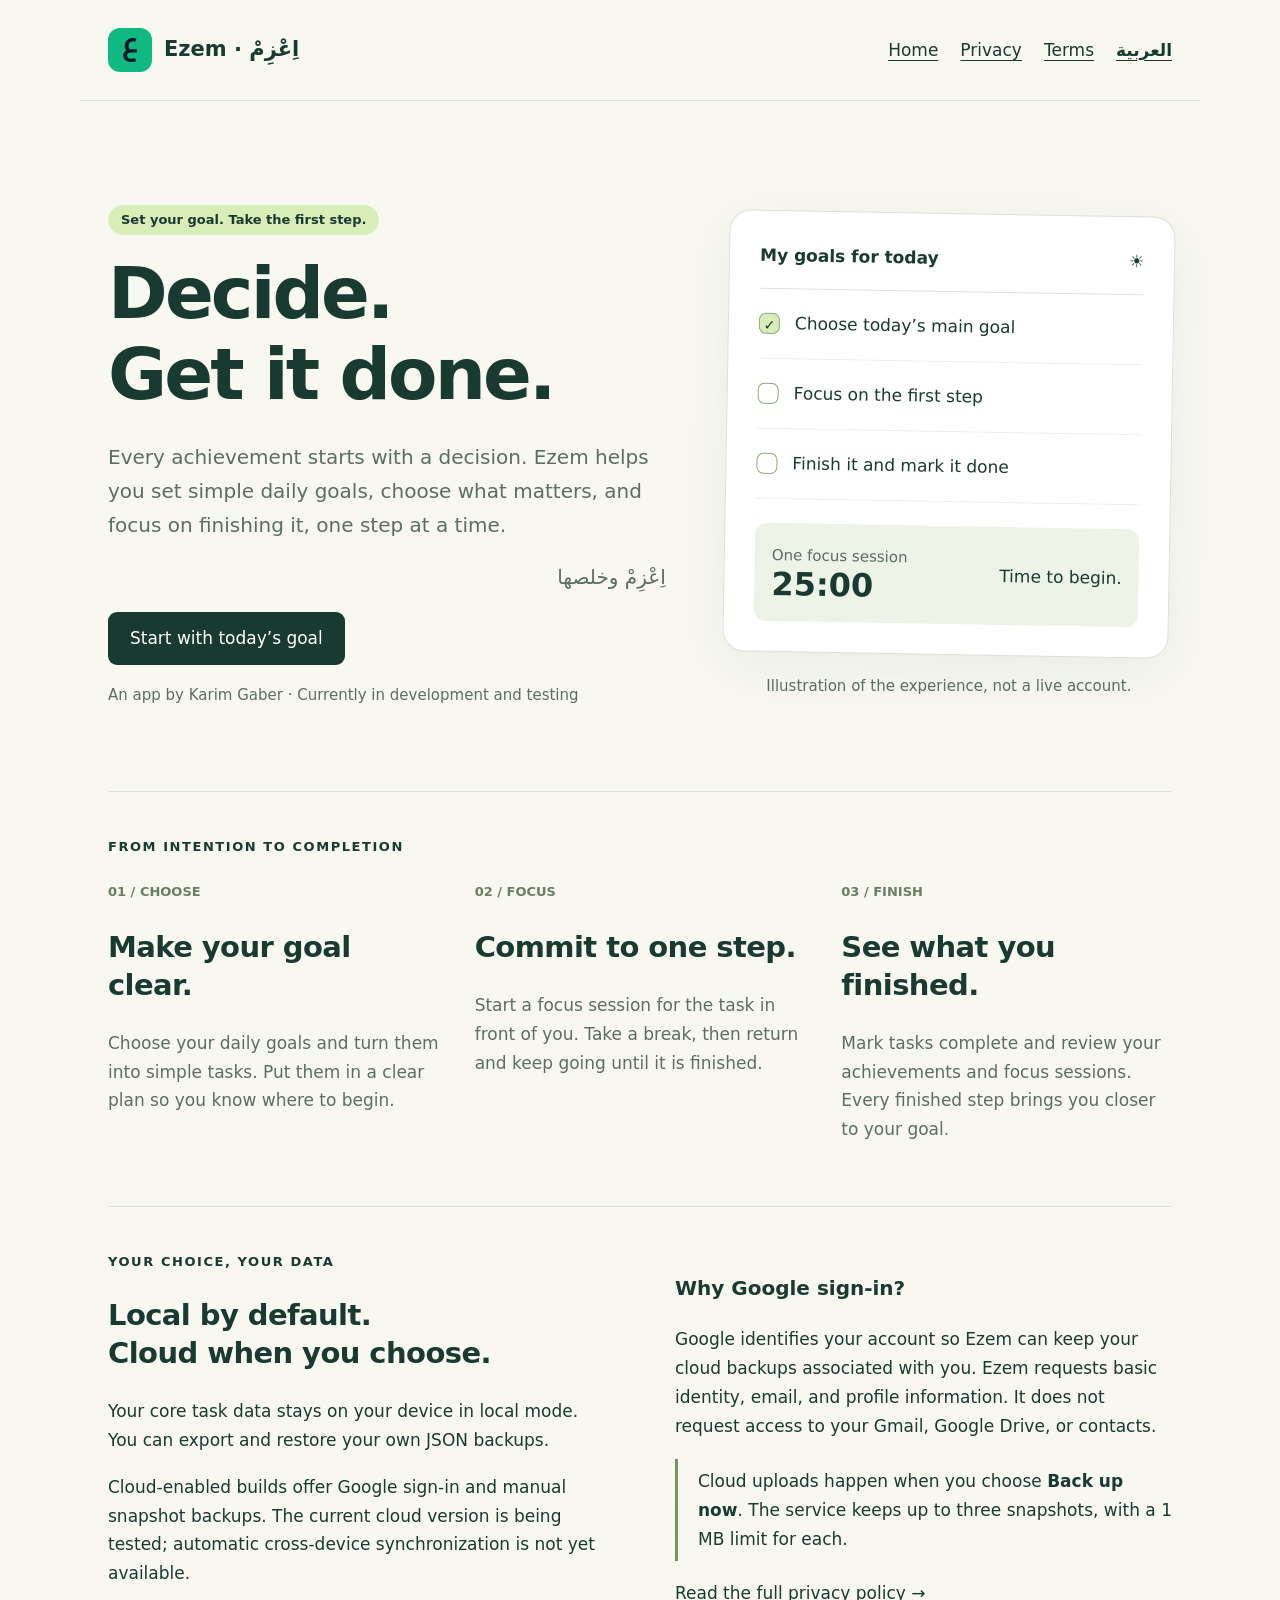
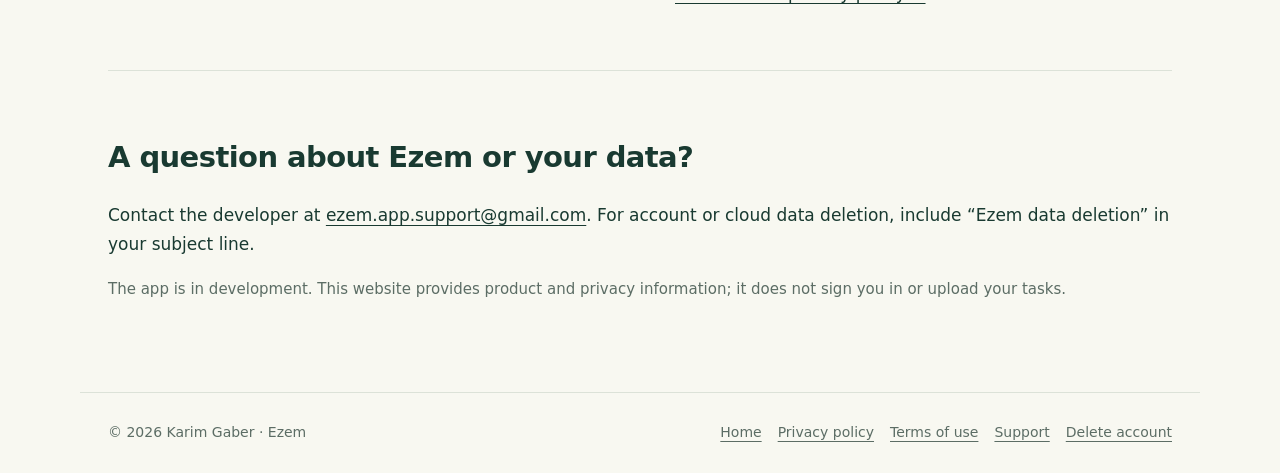
<file: index.html>
<!doctype html>
<html lang="en"><head><meta name="google-site-verification" content="K-kjdGcwjwr3oTPXOCQeMX52j_DO6SAonUP_Jbb9Niw"><meta charset="utf-8"><meta name="viewport" content="width=device-width,initial-scale=1"><meta name="description" content="Ezem helps you set simple daily goals and focus on finishing them, one step at a time."><title>Ezem — Decide. Get it done.</title><link rel="canonical" href="https://karimgaber0.github.io/Ezem-App/"><link rel="icon" href="assets/ezem.svg" type="image/svg+xml"><link rel="stylesheet" href="style.css"><link rel="alternate" hreflang="en" href="https://karimgaber0.github.io/Ezem-App/"><link rel="alternate" hreflang="ar" href="https://karimgaber0.github.io/Ezem-App/index-ar.html"><link rel="alternate" hreflang="x-default" href="https://karimgaber0.github.io/Ezem-App/"></head>
<body><a class="skip" href="#main">Skip to content</a><header><a class="brand" href="./"><img src="assets/ezem.svg" alt=""><span>Ezem · اِعْزِمْ</span></a><nav aria-label="Main navigation"><a href="./">Home</a><a href="privacy.html">Privacy</a><a href="terms.html">Terms</a><a class="language" href="index-ar.html" lang="ar" dir="rtl" hreflang="ar">العربية</a></nav></header>
<main id="main"><section class="hero"><div><span class="tag">Set your goal. Take the first step.</span><h1>Decide.<br>Get it done.</h1><p class="lead">Every achievement starts with a decision. Ezem helps you set simple daily goals, choose what matters, and focus on finishing it, one step at a time.</p><p lang="ar" dir="rtl" class="lead">اِعْزِمْ وخلصها</p><p><a class="button" href="#features">Start with today’s goal</a></p><p class="quiet">An app by Karim Gaber · Currently in development and testing</p></div>
<div><div class="app-sample" aria-label="Illustrative task and focus preview"><div class="sample-title"><span>My goals for today</span><span aria-hidden="true">☀</span></div><div class="sample-row"><span class="check done" aria-hidden="true">✓</span><span>Choose today’s main goal</span></div><div class="sample-row"><span class="check" aria-hidden="true"></span><span>Focus on the first step</span></div><div class="sample-row"><span class="check" aria-hidden="true"></span><span>Finish it and mark it done</span></div><div class="timer"><div><span class="quiet">One focus session</span><br><strong>25:00</strong></div><span>Time to begin.</span></div></div><p class="quiet" style="text-align:center;margin-top:18px">Illustration of the experience, not a live account.</p></div></section>
<section class="section" id="features"><p class="eyebrow">From intention to completion</p><div class="features"><article><span class="number">01 / CHOOSE</span><h2>Make your goal clear.</h2><p>Choose your daily goals and turn them into simple tasks. Put them in a clear plan so you know where to begin.</p></article><article><span class="number">02 / FOCUS</span><h2>Commit to one step.</h2><p>Start a focus session for the task in front of you. Take a break, then return and keep going until it is finished.</p></article><article><span class="number">03 / FINISH</span><h2>See what you finished.</h2><p>Mark tasks complete and review your achievements and focus sessions. Every finished step brings you closer to your goal.</p></article></div></section>
<section class="section cloud" id="cloud"><div><p class="eyebrow">Your choice, your data</p><h2>Local by default.<br>Cloud when you choose.</h2><p>Your core task data stays on your device in local mode. You can export and restore your own JSON backups.</p><p>Cloud-enabled builds offer Google sign-in and manual snapshot backups. The current cloud version is being tested; automatic cross-device synchronization is not yet available.</p></div><div><h3>Why Google sign-in?</h3><p>Google identifies your account so Ezem can keep your cloud backups associated with you. Ezem requests basic identity, email, and profile information. It does not request access to your Gmail, Google Drive, or contacts.</p><p class="notice">Cloud uploads happen when you choose <strong>Back up now</strong>. The service keeps up to three snapshots, with a 1 MB limit for each.</p><p><a href="privacy.html">Read the full privacy policy →</a></p></div></section>
<section class="section"><h2>A question about Ezem or your data?</h2><p>Contact the developer at <a href="mailto:ezem.app.support@gmail.com">ezem.app.support@gmail.com</a>. For account or cloud data deletion, include “Ezem data deletion” in your subject line.</p><p class="quiet">The app is in development. This website provides product and privacy information; it does not sign you in or upload your tasks.</p></section></main>
<footer><span>© 2026 Karim Gaber · Ezem</span><nav aria-label="Footer"><a href="./">Home</a><a href="privacy.html">Privacy policy</a><a href="terms.html">Terms of use</a><a href="mailto:ezem.app.support@gmail.com">Support</a><a href="delete-account.html">Delete account</a></nav></footer></body></html>
</file>
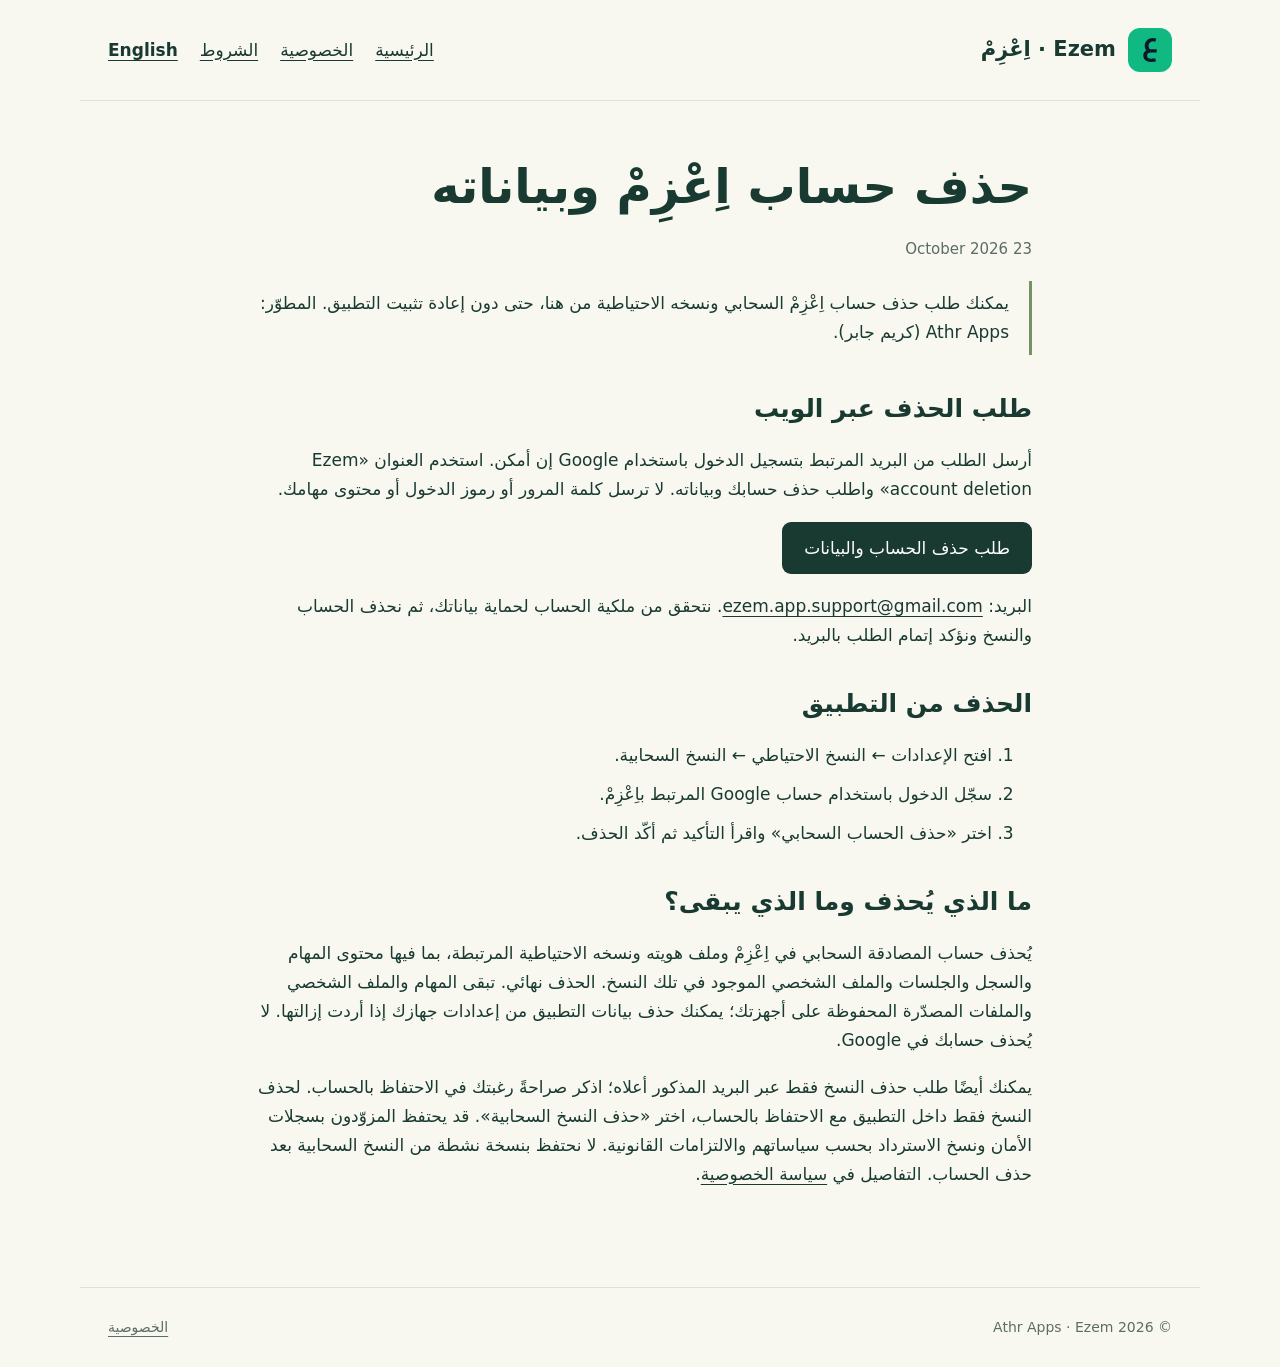
<file: delete-account-ar.html>
<!doctype html>
<html lang="ar" dir="rtl"><head><meta charset="utf-8"><meta name="viewport" content="width=device-width,initial-scale=1"><meta name="description" content="حذف حساب اِعْزِمْ وبياناته"><title>حذف حساب اِعْزِمْ وبياناته</title><link rel="canonical" href="https://karimgaber0.github.io/Ezem-App/delete-account-ar.html"><link rel="icon" href="assets/ezem.svg" type="image/svg+xml"><link rel="stylesheet" href="style.css"><link rel="alternate" hreflang="en" href="https://karimgaber0.github.io/Ezem-App/delete-account.html"><link rel="alternate" hreflang="ar" href="https://karimgaber0.github.io/Ezem-App/delete-account-ar.html"></head><body><header><a class="brand" href="index-ar.html"><img src="assets/ezem.svg" alt=""><span>Ezem · اِعْزِمْ</span></a><nav><a href="index-ar.html">الرئيسية</a><a href="privacy-ar.html">الخصوصية</a><a href="terms-ar.html">الشروط</a><a class="language" href="delete-account.html">English</a></nav></header><main class="document"><h1>حذف حساب اِعْزِمْ وبياناته</h1><p class="quiet">23 October 2026</p><p class="notice">يمكنك طلب حذف حساب اِعْزِمْ السحابي ونسخه الاحتياطية من هنا، حتى دون إعادة تثبيت التطبيق. المطوّر: Athr Apps (كريم جابر).</p>
<h2>طلب الحذف عبر الويب</h2><p>أرسل الطلب من البريد المرتبط بتسجيل الدخول باستخدام Google إن أمكن. استخدم العنوان «Ezem account deletion» واطلب حذف حسابك وبياناته. لا ترسل كلمة المرور أو رموز الدخول أو محتوى مهامك.</p><p><a class="button" href="mailto:ezem.app.support@gmail.com?subject=Ezem%20account%20deletion&amp;body=Please%20delete%20my%20Ezem%20cloud%20account%20and%20associated%20cloud%20backups.">طلب حذف الحساب والبيانات</a></p><p>البريد: <a href="mailto:ezem.app.support@gmail.com" dir="ltr">ezem.app.support@gmail.com</a>. نتحقق من ملكية الحساب لحماية بياناتك، ثم نحذف الحساب والنسخ ونؤكد إتمام الطلب بالبريد.</p>
<h2>الحذف من التطبيق</h2><ol><li>افتح الإعدادات ← النسخ الاحتياطي ← النسخ السحابية.</li><li>سجّل الدخول باستخدام حساب Google المرتبط باِعْزِمْ.</li><li>اختر «حذف الحساب السحابي» واقرأ التأكيد ثم أكّد الحذف.</li></ol>
<h2>ما الذي يُحذف وما الذي يبقى؟</h2><p>يُحذف حساب المصادقة السحابي في اِعْزِمْ وملف هويته ونسخه الاحتياطية المرتبطة، بما فيها محتوى المهام والسجل والجلسات والملف الشخصي الموجود في تلك النسخ. الحذف نهائي. تبقى المهام والملف الشخصي والملفات المصدّرة المحفوظة على أجهزتك؛ يمكنك حذف بيانات التطبيق من إعدادات جهازك إذا أردت إزالتها. لا يُحذف حسابك في Google.</p><p>يمكنك أيضًا طلب حذف النسخ فقط عبر البريد المذكور أعلاه؛ اذكر صراحةً رغبتك في الاحتفاظ بالحساب. لحذف النسخ فقط داخل التطبيق مع الاحتفاظ بالحساب، اختر «حذف النسخ السحابية». قد يحتفظ المزوّدون بسجلات الأمان ونسخ الاسترداد بحسب سياساتهم والالتزامات القانونية. لا نحتفظ بنسخة نشطة من النسخ السحابية بعد حذف الحساب. التفاصيل في <a href="privacy-ar.html">سياسة الخصوصية</a>.</p></main><footer><span>© 2026 Athr Apps · Ezem</span><a href="privacy-ar.html">الخصوصية</a></footer></body></html>
</file>
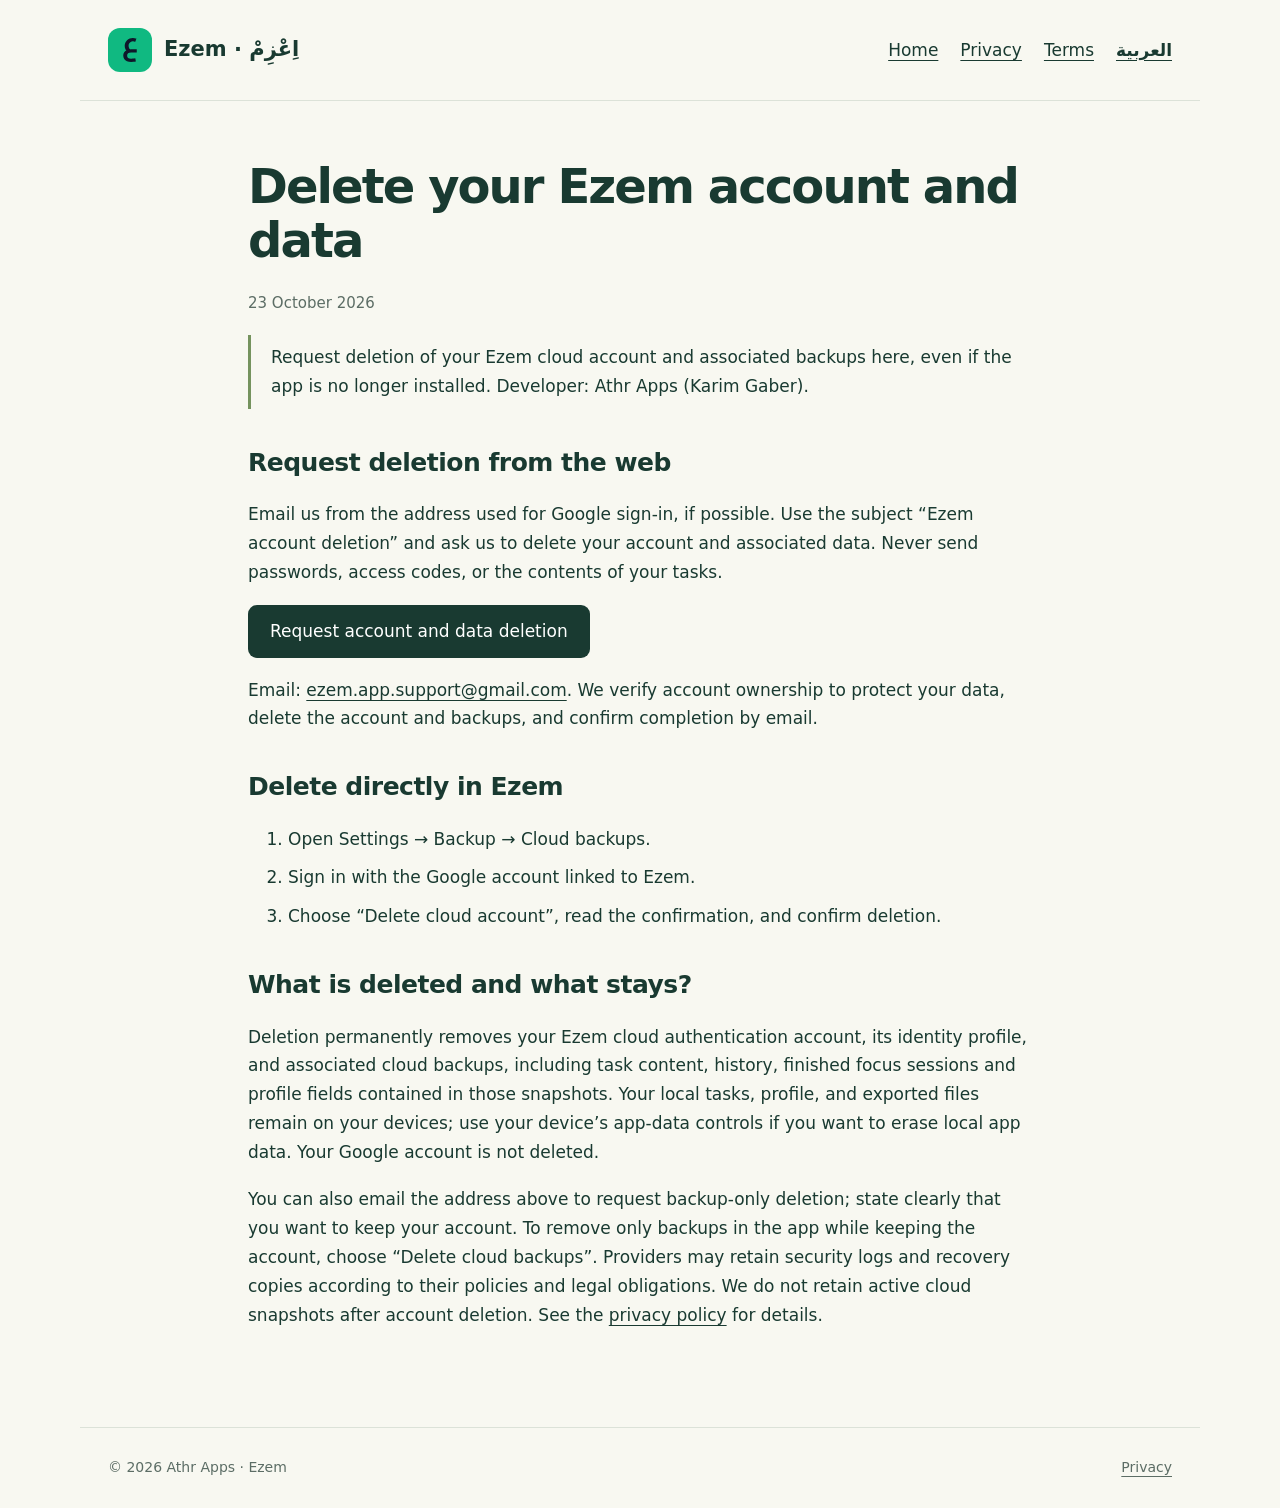
<file: delete-account.html>
<!doctype html>
<html lang="en"><head><meta charset="utf-8"><meta name="viewport" content="width=device-width,initial-scale=1"><meta name="description" content="Delete your Ezem account and data"><title>Delete your Ezem account and data</title><link rel="canonical" href="https://karimgaber0.github.io/Ezem-App/delete-account.html"><link rel="icon" href="assets/ezem.svg" type="image/svg+xml"><link rel="stylesheet" href="style.css"><link rel="alternate" hreflang="en" href="https://karimgaber0.github.io/Ezem-App/delete-account.html"><link rel="alternate" hreflang="ar" href="https://karimgaber0.github.io/Ezem-App/delete-account-ar.html"></head><body><header><a class="brand" href="./"><img src="assets/ezem.svg" alt=""><span>Ezem · اِعْزِمْ</span></a><nav><a href="./">Home</a><a href="privacy.html">Privacy</a><a href="terms.html">Terms</a><a class="language" href="delete-account-ar.html">العربية</a></nav></header><main class="document"><h1>Delete your Ezem account and data</h1><p class="quiet">23 October 2026</p><p class="notice">Request deletion of your Ezem cloud account and associated backups here, even if the app is no longer installed. Developer: Athr Apps (Karim Gaber).</p>
<h2>Request deletion from the web</h2><p>Email us from the address used for Google sign-in, if possible. Use the subject “Ezem account deletion” and ask us to delete your account and associated data. Never send passwords, access codes, or the contents of your tasks.</p><p><a class="button" href="mailto:ezem.app.support@gmail.com?subject=Ezem%20account%20deletion&amp;body=Please%20delete%20my%20Ezem%20cloud%20account%20and%20associated%20cloud%20backups.">Request account and data deletion</a></p><p>Email: <a href="mailto:ezem.app.support@gmail.com">ezem.app.support@gmail.com</a>. We verify account ownership to protect your data, delete the account and backups, and confirm completion by email.</p>
<h2>Delete directly in Ezem</h2><ol><li>Open Settings → Backup → Cloud backups.</li><li>Sign in with the Google account linked to Ezem.</li><li>Choose “Delete cloud account”, read the confirmation, and confirm deletion.</li></ol>
<h2>What is deleted and what stays?</h2><p>Deletion permanently removes your Ezem cloud authentication account, its identity profile, and associated cloud backups, including task content, history, finished focus sessions and profile fields contained in those snapshots. Your local tasks, profile, and exported files remain on your devices; use your device’s app-data controls if you want to erase local app data. Your Google account is not deleted.</p><p>You can also email the address above to request backup-only deletion; state clearly that you want to keep your account. To remove only backups in the app while keeping the account, choose “Delete cloud backups”. Providers may retain security logs and recovery copies according to their policies and legal obligations. We do not retain active cloud snapshots after account deletion. See the <a href="privacy.html">privacy policy</a> for details.</p></main><footer><span>© 2026 Athr Apps · Ezem</span><a href="privacy.html">Privacy</a></footer></body></html>
</file>
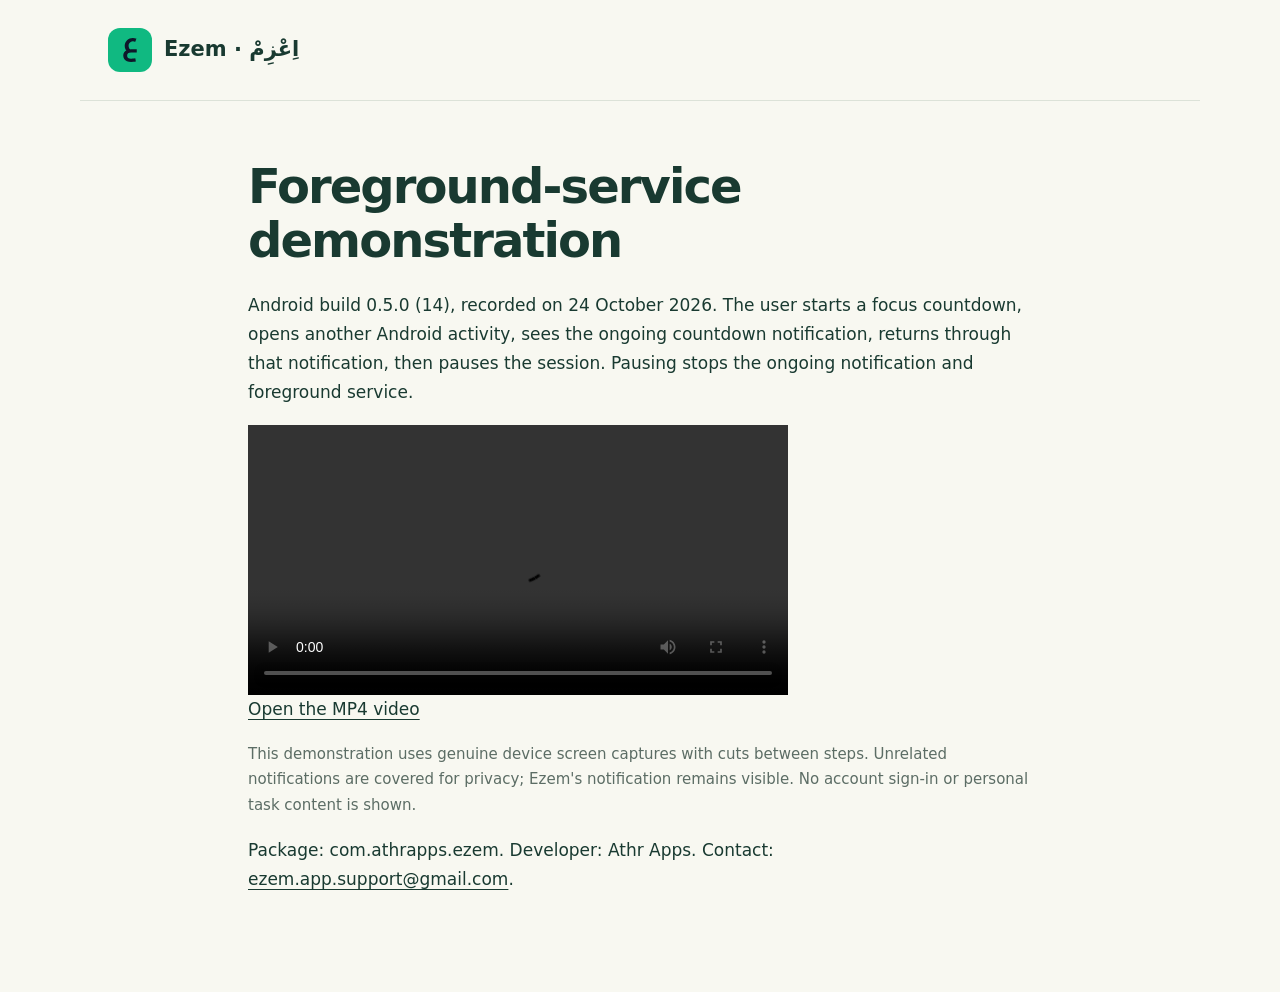
<file: foreground-service-demo.html>
<!doctype html>
<html lang="en"><head><meta charset="utf-8"><meta name="viewport" content="width=device-width,initial-scale=1"><meta name="robots" content="noindex"><title>Ezem foreground-service demonstration</title><link rel="icon" href="assets/ezem.svg" type="image/svg+xml"><link rel="stylesheet" href="style.css"></head><body><header><a class="brand" href="./"><img src="assets/ezem.svg" alt=""><span>Ezem · اِعْزِمْ</span></a></header><main class="document"><h1>Foreground-service demonstration</h1><p>Android build 0.5.0 (14), recorded on 24 October 2026. The user starts a focus countdown, opens another Android activity, sees the ongoing countdown notification, returns through that notification, then pauses the session. Pausing stops the ongoing notification and foreground service.</p><video controls playsinline preload="metadata" style="display:block;width:100%;max-width:540px;background:#000" aria-label="Ezem foreground-service demonstration"><source src="assets/ezem-foreground-service-demo.mp4" type="video/mp4"></video><p><a href="assets/ezem-foreground-service-demo.mp4">Open the MP4 video</a></p><p class="quiet">This demonstration uses genuine device screen captures with cuts between steps. Unrelated notifications are covered for privacy; Ezem's notification remains visible. No account sign-in or personal task content is shown.</p><p>Package: com.athrapps.ezem. Developer: Athr Apps. Contact: <a href="mailto:ezem.app.support@gmail.com">ezem.app.support@gmail.com</a>.</p></main></body></html>
</file>
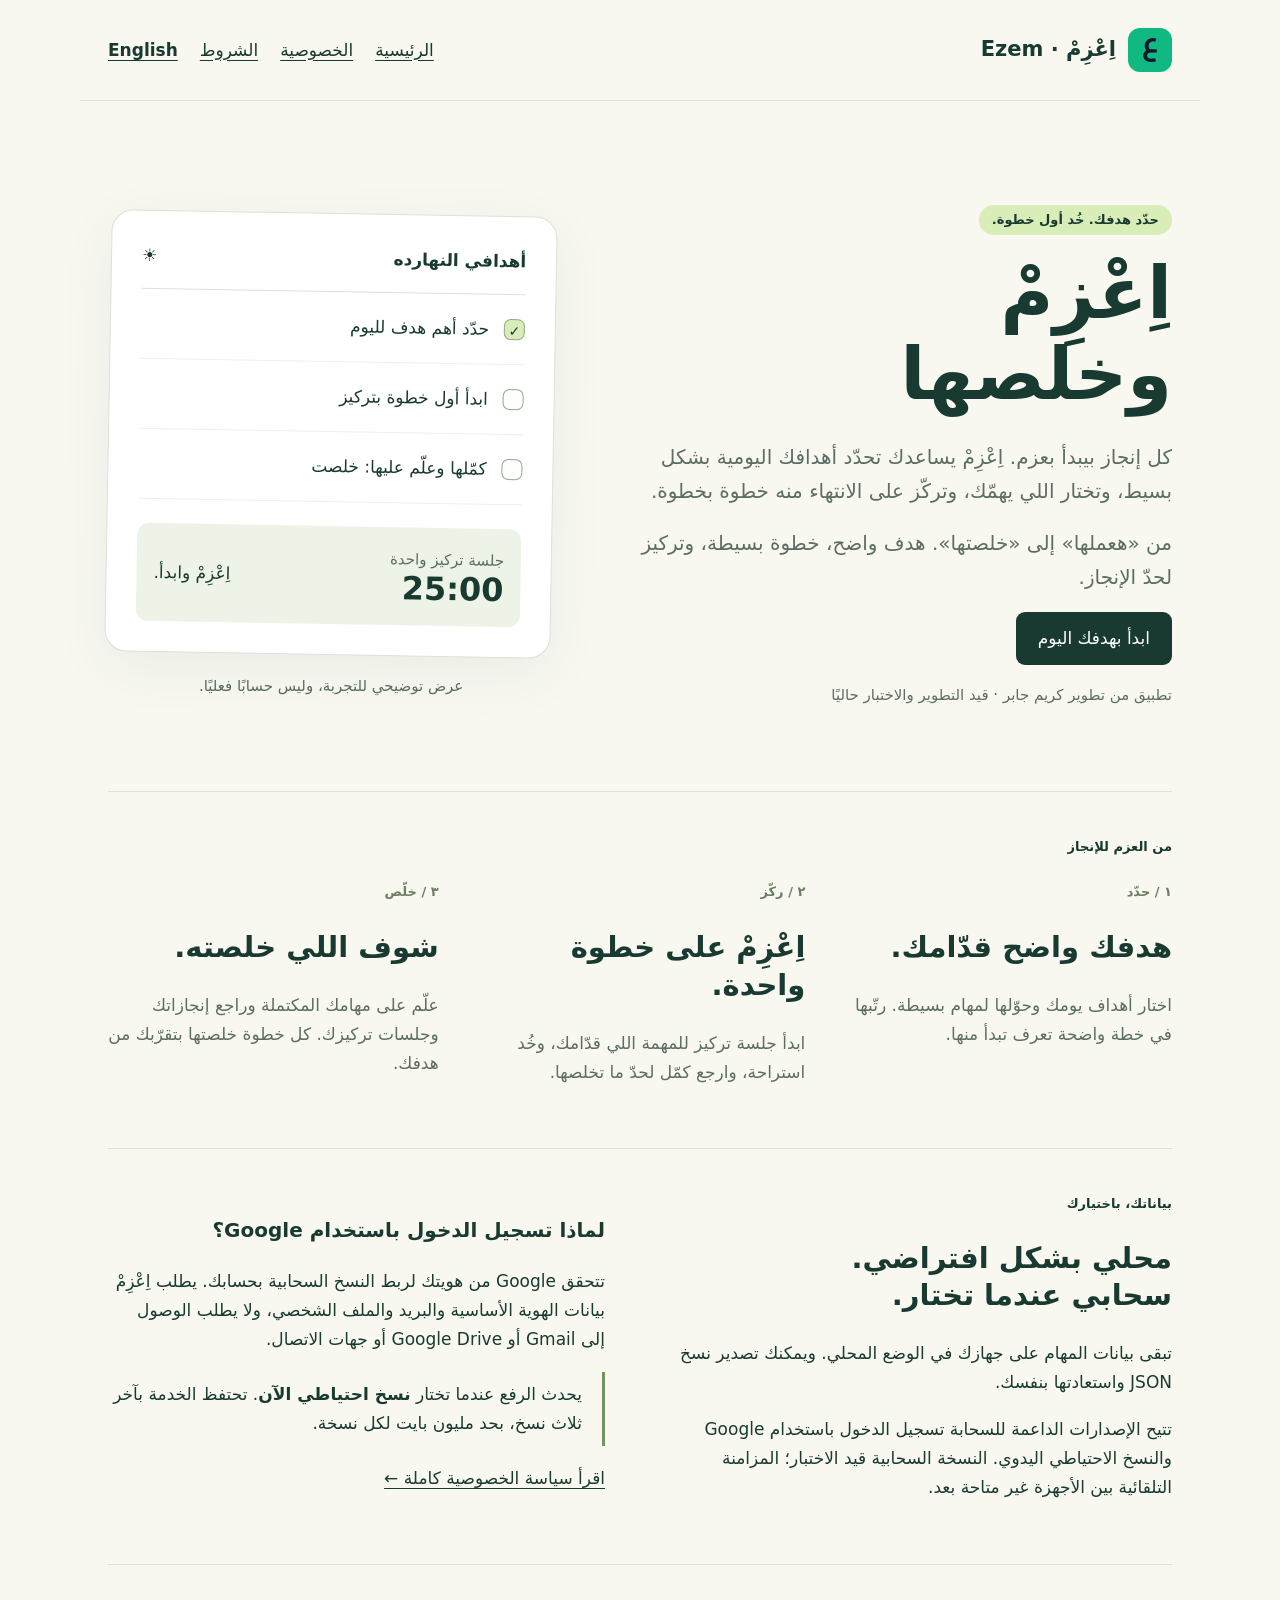
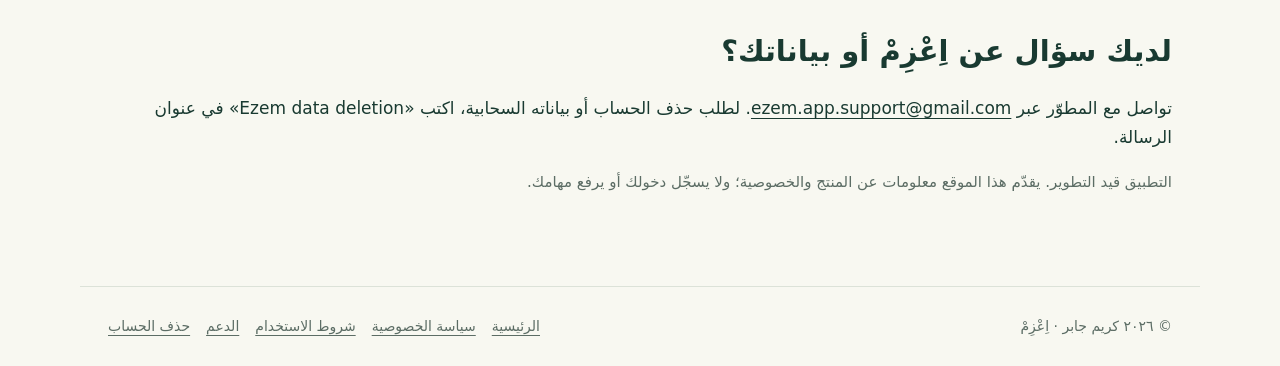
<file: index-ar.html>
<!doctype html>
<html lang="ar" dir="rtl"><head><meta charset="utf-8"><meta name="viewport" content="width=device-width,initial-scale=1"><meta name="description" content="اِعْزِمْ وخلصها — حدّد أهدافك اليومية ببساطة، وركّز على إنجازها خطوة بخطوة."><title>اِعْزِمْ — اِعْزِمْ وخلصها</title><link rel="canonical" href="https://karimgaber0.github.io/Ezem-App/index-ar.html"><link rel="icon" href="assets/ezem.svg" type="image/svg+xml"><link rel="stylesheet" href="style.css"><link rel="alternate" hreflang="en" href="https://karimgaber0.github.io/Ezem-App/"><link rel="alternate" hreflang="ar" href="https://karimgaber0.github.io/Ezem-App/index-ar.html"><link rel="alternate" hreflang="x-default" href="https://karimgaber0.github.io/Ezem-App/"></head>
<body><a class="skip" href="#main">انتقل إلى المحتوى</a><header><a class="brand" href="index-ar.html"><img src="assets/ezem.svg" alt=""><span>اِعْزِمْ · Ezem</span></a><nav aria-label="التنقل الرئيسي"><a href="index-ar.html">الرئيسية</a><a href="privacy-ar.html">الخصوصية</a><a href="terms-ar.html">الشروط</a><a class="language" href="index.html" lang="en" dir="ltr" hreflang="en">English</a></nav></header>
<main id="main"><section class="hero"><div><span class="tag">حدّد هدفك. خُد أول خطوة.</span><h1>اِعْزِمْ<br>وخلصها</h1><p class="lead">كل إنجاز بيبدأ بعزم. اِعْزِمْ يساعدك تحدّد أهدافك اليومية بشكل بسيط، وتختار اللي يهمّك، وتركّز على الانتهاء منه خطوة بخطوة.</p><p lang="ar" dir="rtl" class="lead">من «هعملها» إلى «خلصتها». هدف واضح، خطوة بسيطة، وتركيز لحدّ الإنجاز.</p><p><a class="button" href="#features">ابدأ بهدفك اليوم</a></p><p class="quiet">تطبيق من تطوير كريم جابر · قيد التطوير والاختبار حاليًا</p></div>
<div><div class="app-sample" aria-label="نموذج توضيحي للمهام والتركيز"><div class="sample-title"><span>أهدافي النهارده</span><span aria-hidden="true">☀</span></div><div class="sample-row"><span class="check done" aria-hidden="true">✓</span><span>حدّد أهم هدف لليوم</span></div><div class="sample-row"><span class="check" aria-hidden="true"></span><span>ابدأ أول خطوة بتركيز</span></div><div class="sample-row"><span class="check" aria-hidden="true"></span><span>كمّلها وعلّم عليها: خلصت</span></div><div class="timer"><div><span class="quiet">جلسة تركيز واحدة</span><br><strong dir="ltr">25:00</strong></div><span>اِعْزِمْ وابدأ.</span></div></div><p class="quiet" style="text-align:center;margin-top:18px">عرض توضيحي للتجربة، وليس حسابًا فعليًا.</p></div></section>
<section class="section" id="features"><p class="eyebrow">من العزم للإنجاز</p><div class="features"><article><span class="number">١ / حدّد</span><h2>هدفك واضح قدّامك.</h2><p>اختار أهداف يومك وحوّلها لمهام بسيطة. رتّبها في خطة واضحة تعرف تبدأ منها.</p></article><article><span class="number">٢ / ركّز</span><h2>اِعْزِمْ على خطوة واحدة.</h2><p>ابدأ جلسة تركيز للمهمة اللي قدّامك، وخُد استراحة، وارجع كمّل لحدّ ما تخلصها.</p></article><article><span class="number">٣ / خلّص</span><h2>شوف اللي خلصته.</h2><p>علّم على مهامك المكتملة وراجع إنجازاتك وجلسات تركيزك. كل خطوة خلصتها بتقرّبك من هدفك.</p></article></div></section>
<section class="section cloud" id="cloud"><div><p class="eyebrow">بياناتك، باختيارك</p><h2>محلي بشكل افتراضي.<br>سحابي عندما تختار.</h2><p>تبقى بيانات المهام على جهازك في الوضع المحلي. ويمكنك تصدير نسخ JSON واستعادتها بنفسك.</p><p>تتيح الإصدارات الداعمة للسحابة تسجيل الدخول باستخدام Google والنسخ الاحتياطي اليدوي. النسخة السحابية قيد الاختبار؛ المزامنة التلقائية بين الأجهزة غير متاحة بعد.</p></div><div><h3>لماذا تسجيل الدخول باستخدام Google؟</h3><p>تتحقق Google من هويتك لربط النسخ السحابية بحسابك. يطلب اِعْزِمْ بيانات الهوية الأساسية والبريد والملف الشخصي، ولا يطلب الوصول إلى Gmail أو Google Drive أو جهات الاتصال.</p><p class="notice">يحدث الرفع عندما تختار <strong>نسخ احتياطي الآن</strong>. تحتفظ الخدمة بآخر ثلاث نسخ، بحد مليون بايت لكل نسخة.</p><p><a href="privacy-ar.html">اقرأ سياسة الخصوصية كاملة ←</a></p></div></section>
<section class="section"><h2>لديك سؤال عن اِعْزِمْ أو بياناتك؟</h2><p>تواصل مع المطوّر عبر <a href="mailto:ezem.app.support@gmail.com">ezem.app.support@gmail.com</a>. لطلب حذف الحساب أو بياناته السحابية، اكتب «Ezem data deletion» في عنوان الرسالة.</p><p class="quiet">التطبيق قيد التطوير. يقدّم هذا الموقع معلومات عن المنتج والخصوصية؛ ولا يسجّل دخولك أو يرفع مهامك.</p></section></main>
<footer><span>© ٢٠٢٦ كريم جابر · اِعْزِمْ</span><nav aria-label="تذييل الصفحة"><a href="index-ar.html">الرئيسية</a><a href="privacy-ar.html">سياسة الخصوصية</a><a href="terms-ar.html">شروط الاستخدام</a><a href="mailto:ezem.app.support@gmail.com">الدعم</a><a href="delete-account-ar.html">حذف الحساب</a></nav></footer></body></html>
</file>
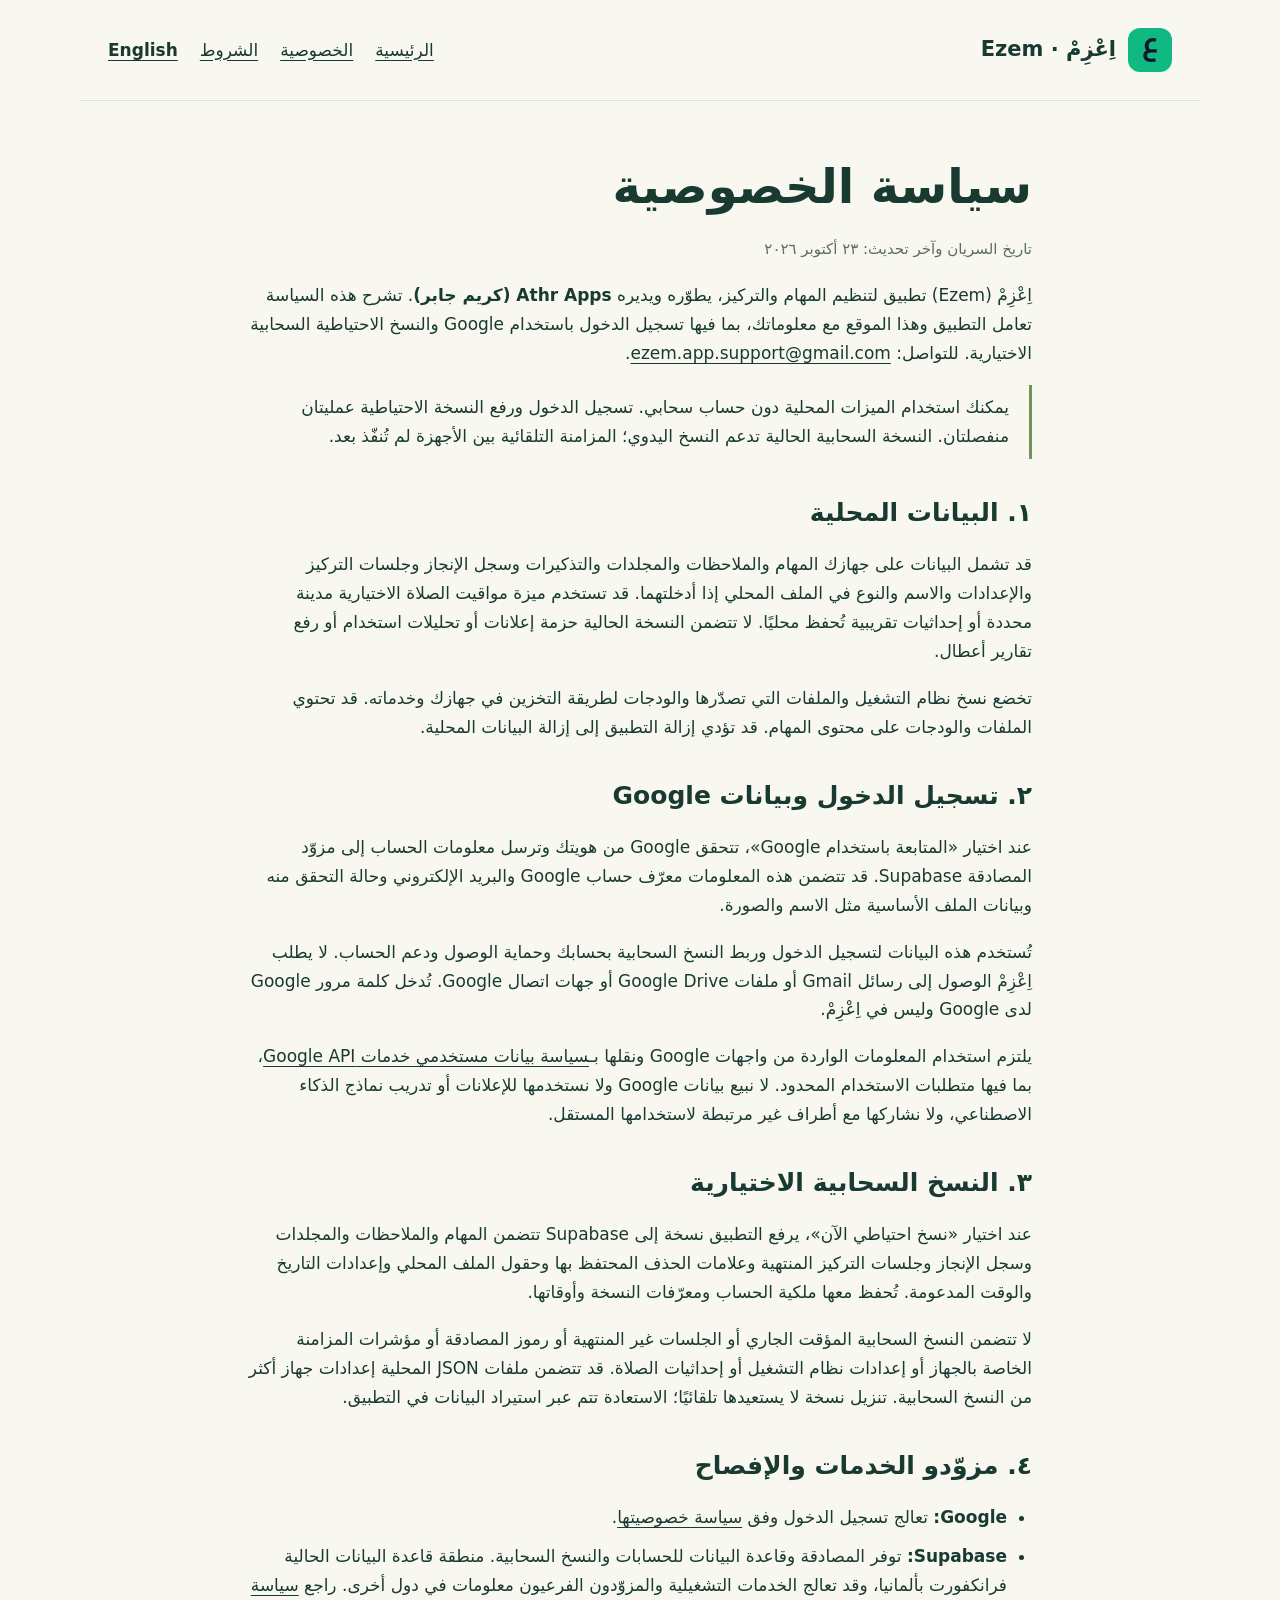
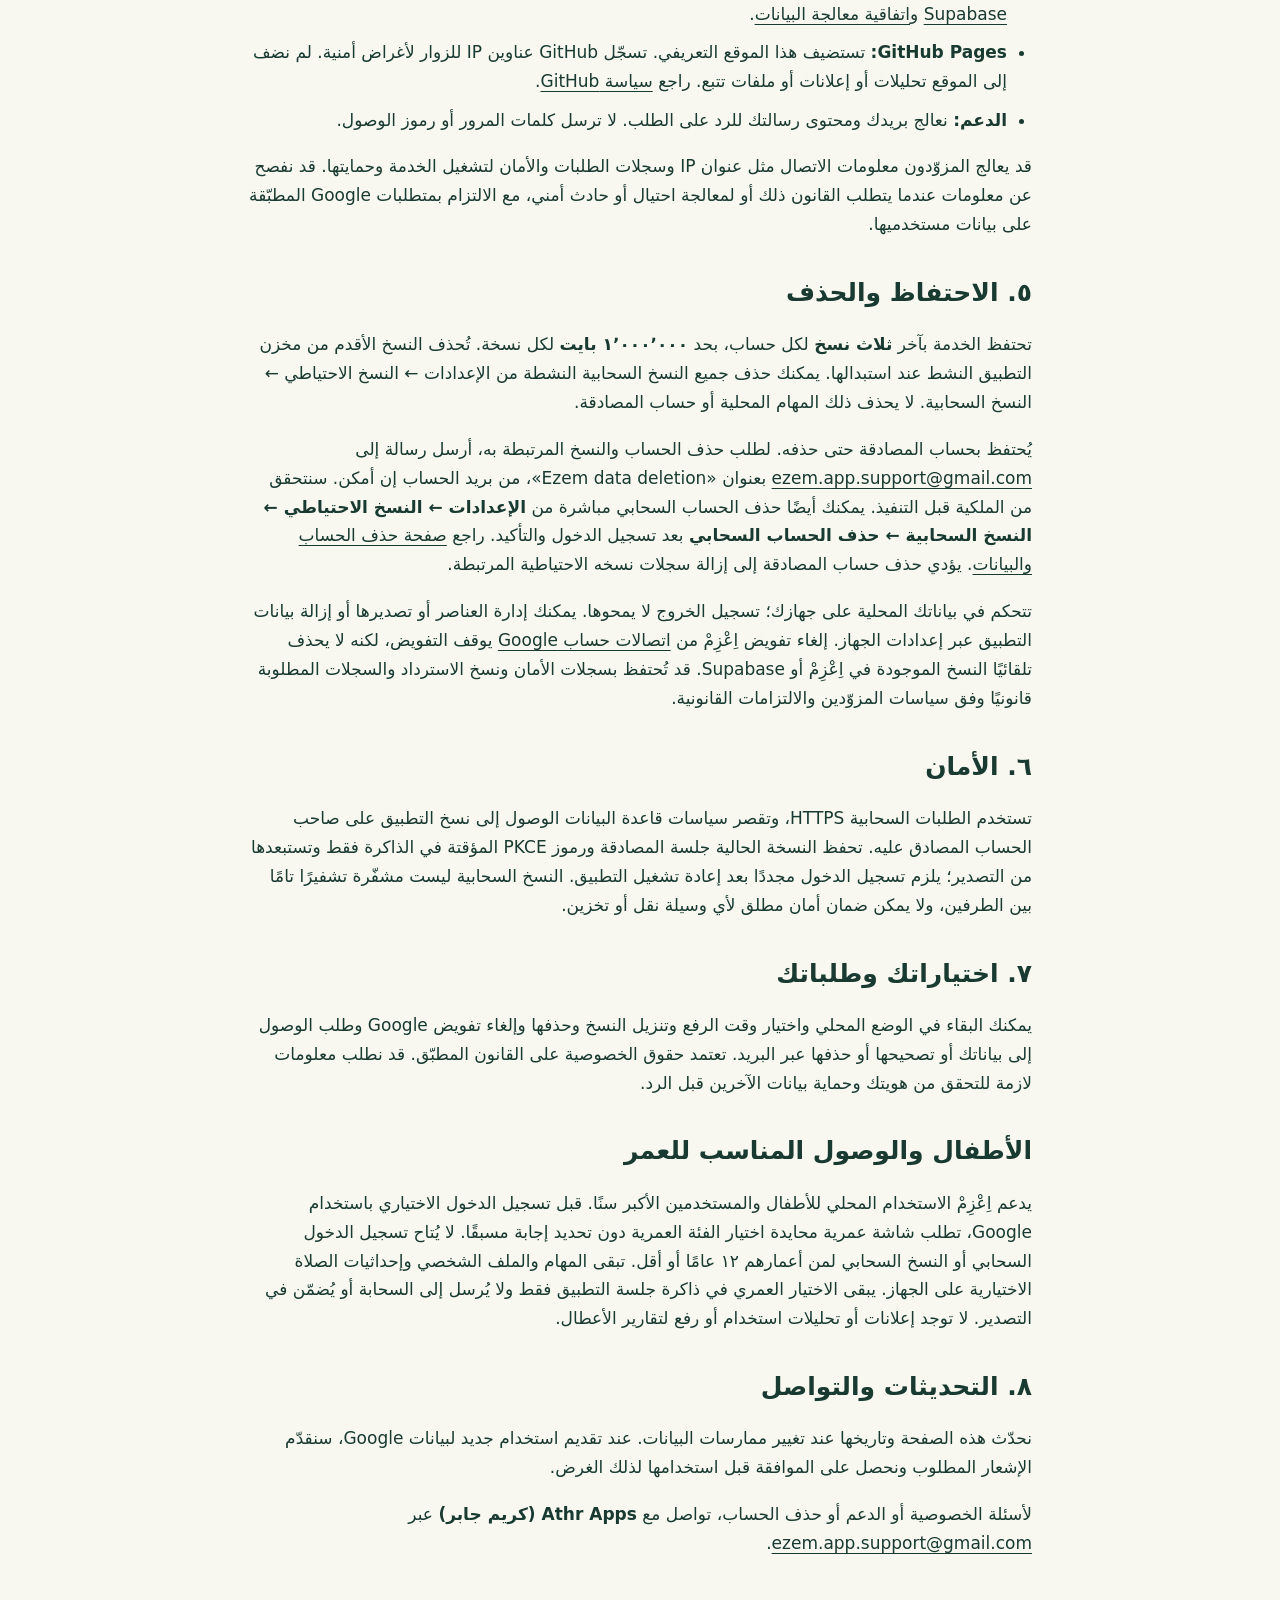
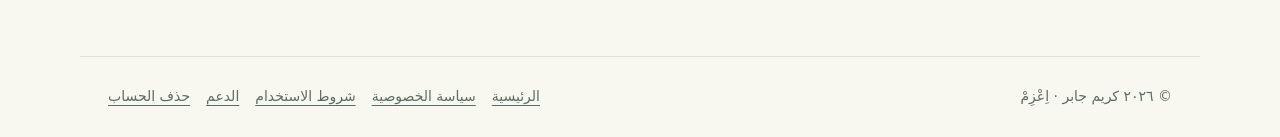
<file: privacy-ar.html>
<!doctype html>
<html lang="ar" dir="rtl"><head><meta charset="utf-8"><meta name="viewport" content="width=device-width,initial-scale=1"><meta name="description" content="سياسة خصوصية اِعْزِمْ: البيانات المحلية وتسجيل الدخول باستخدام Google والنسخ السحابية الاختيارية."><title>اِعْزِمْ — سياسة الخصوصية</title><link rel="canonical" href="https://karimgaber0.github.io/Ezem-App/privacy-ar.html"><link rel="icon" href="assets/ezem.svg" type="image/svg+xml"><link rel="stylesheet" href="style.css"><link rel="alternate" hreflang="en" href="https://karimgaber0.github.io/Ezem-App/privacy.html"><link rel="alternate" hreflang="ar" href="https://karimgaber0.github.io/Ezem-App/privacy-ar.html"><link rel="alternate" hreflang="x-default" href="https://karimgaber0.github.io/Ezem-App/privacy.html"></head><body><a class="skip" href="#main">انتقل إلى المحتوى</a><header><a class="brand" href="index-ar.html"><img src="assets/ezem.svg" alt=""><span>اِعْزِمْ · Ezem</span></a><nav aria-label="التنقل الرئيسي"><a href="index-ar.html">الرئيسية</a><a href="privacy-ar.html">الخصوصية</a><a href="terms-ar.html">الشروط</a><a class="language" href="privacy.html" lang="en" dir="ltr" hreflang="en">English</a></nav></header><main id="main" class="document" dir="rtl"><h1>سياسة الخصوصية</h1><p class="quiet">تاريخ السريان وآخر تحديث: ٢٣ أكتوبر ٢٠٢٦</p><p>اِعْزِمْ (Ezem) تطبيق لتنظيم المهام والتركيز، يطوّره ويديره <strong>Athr Apps (كريم جابر)</strong>. تشرح هذه السياسة تعامل التطبيق وهذا الموقع مع معلوماتك، بما فيها تسجيل الدخول باستخدام Google والنسخ الاحتياطية السحابية الاختيارية. للتواصل: <a href="mailto:ezem.app.support@gmail.com" dir="ltr">ezem.app.support@gmail.com</a>.</p><p class="notice">يمكنك استخدام الميزات المحلية دون حساب سحابي. تسجيل الدخول ورفع النسخة الاحتياطية عمليتان منفصلتان. النسخة السحابية الحالية تدعم النسخ اليدوي؛ المزامنة التلقائية بين الأجهزة لم تُنفّذ بعد.</p>
<h2>١. البيانات المحلية</h2><p>قد تشمل البيانات على جهازك المهام والملاحظات والمجلدات والتذكيرات وسجل الإنجاز وجلسات التركيز والإعدادات والاسم والنوع في الملف المحلي إذا أدخلتهما. قد تستخدم ميزة مواقيت الصلاة الاختيارية مدينة محددة أو إحداثيات تقريبية تُحفظ محليًا. لا تتضمن النسخة الحالية حزمة إعلانات أو تحليلات استخدام أو رفع تقارير أعطال.</p><p>تخضع نسخ نظام التشغيل والملفات التي تصدّرها والودجات لطريقة التخزين في جهازك وخدماته. قد تحتوي الملفات والودجات على محتوى المهام. قد تؤدي إزالة التطبيق إلى إزالة البيانات المحلية.</p>
<h2>٢. تسجيل الدخول وبيانات Google</h2><p>عند اختيار «المتابعة باستخدام Google»، تتحقق Google من هويتك وترسل معلومات الحساب إلى مزوّد المصادقة Supabase. قد تتضمن هذه المعلومات معرّف حساب Google والبريد الإلكتروني وحالة التحقق منه وبيانات الملف الأساسية مثل الاسم والصورة.</p><p>تُستخدم هذه البيانات لتسجيل الدخول وربط النسخ السحابية بحسابك وحماية الوصول ودعم الحساب. لا يطلب اِعْزِمْ الوصول إلى رسائل Gmail أو ملفات Google Drive أو جهات اتصال Google. تُدخل كلمة مرور Google لدى Google وليس في اِعْزِمْ.</p><p>يلتزم استخدام المعلومات الواردة من واجهات Google ونقلها بـ<a href="https://developers.google.com/terms/api-services-user-data-policy">سياسة بيانات مستخدمي خدمات Google API</a>، بما فيها متطلبات الاستخدام المحدود. لا نبيع بيانات Google ولا نستخدمها للإعلانات أو تدريب نماذج الذكاء الاصطناعي، ولا نشاركها مع أطراف غير مرتبطة لاستخدامها المستقل.</p>
<h2>٣. النسخ السحابية الاختيارية</h2><p>عند اختيار «نسخ احتياطي الآن»، يرفع التطبيق نسخة إلى Supabase تتضمن المهام والملاحظات والمجلدات وسجل الإنجاز وجلسات التركيز المنتهية وعلامات الحذف المحتفظ بها وحقول الملف المحلي وإعدادات التاريخ والوقت المدعومة. تُحفظ معها ملكية الحساب ومعرّفات النسخة وأوقاتها.</p><p>لا تتضمن النسخ السحابية المؤقت الجاري أو الجلسات غير المنتهية أو رموز المصادقة أو مؤشرات المزامنة الخاصة بالجهاز أو إعدادات نظام التشغيل أو إحداثيات الصلاة. قد تتضمن ملفات JSON المحلية إعدادات جهاز أكثر من النسخ السحابية. تنزيل نسخة لا يستعيدها تلقائيًا؛ الاستعادة تتم عبر استيراد البيانات في التطبيق.</p>
<h2>٤. مزوّدو الخدمات والإفصاح</h2><ul><li><strong>Google:</strong> تعالج تسجيل الدخول وفق <a href="https://policies.google.com/privacy">سياسة خصوصيتها</a>.</li><li><strong>Supabase:</strong> توفر المصادقة وقاعدة البيانات للحسابات والنسخ السحابية. منطقة قاعدة البيانات الحالية فرانكفورت بألمانيا، وقد تعالج الخدمات التشغيلية والمزوّدون الفرعيون معلومات في دول أخرى. راجع <a href="https://supabase.com/privacy">سياسة Supabase</a> و<a href="https://supabase.com/legal/dpa">اتفاقية معالجة البيانات</a>.</li><li><strong>GitHub Pages:</strong> تستضيف هذا الموقع التعريفي. تسجّل GitHub عناوين IP للزوار لأغراض أمنية. لم نضف إلى الموقع تحليلات أو إعلانات أو ملفات تتبع. راجع <a href="https://docs.github.com/en/site-policy/privacy-policies/github-general-privacy-statement">سياسة GitHub</a>.</li><li><strong>الدعم:</strong> نعالج بريدك ومحتوى رسالتك للرد على الطلب. لا ترسل كلمات المرور أو رموز الوصول.</li></ul><p>قد يعالج المزوّدون معلومات الاتصال مثل عنوان IP وسجلات الطلبات والأمان لتشغيل الخدمة وحمايتها. قد نفصح عن معلومات عندما يتطلب القانون ذلك أو لمعالجة احتيال أو حادث أمني، مع الالتزام بمتطلبات Google المطبّقة على بيانات مستخدميها.</p>
<h2>٥. الاحتفاظ والحذف</h2><p>تحتفظ الخدمة بآخر <strong>ثلاث نسخ</strong> لكل حساب، بحد <strong>١٬٠٠٠٬٠٠٠ بايت</strong> لكل نسخة. تُحذف النسخ الأقدم من مخزن التطبيق النشط عند استبدالها. يمكنك حذف جميع النسخ السحابية النشطة من الإعدادات ← النسخ الاحتياطي ← النسخ السحابية. لا يحذف ذلك المهام المحلية أو حساب المصادقة.</p><p>يُحتفظ بحساب المصادقة حتى حذفه. لطلب حذف الحساب والنسخ المرتبطة به، أرسل رسالة إلى <a href="mailto:ezem.app.support@gmail.com?subject=Ezem%20data%20deletion" dir="ltr">ezem.app.support@gmail.com</a> بعنوان «Ezem data deletion»، من بريد الحساب إن أمكن. سنتحقق من الملكية قبل التنفيذ. يمكنك أيضًا حذف الحساب السحابي مباشرة من <strong>الإعدادات ← النسخ الاحتياطي ← النسخ السحابية ← حذف الحساب السحابي</strong> بعد تسجيل الدخول والتأكيد. راجع <a href="delete-account-ar.html">صفحة حذف الحساب والبيانات</a>. يؤدي حذف حساب المصادقة إلى إزالة سجلات نسخه الاحتياطية المرتبطة.</p><p>تتحكم في بياناتك المحلية على جهازك؛ تسجيل الخروج لا يمحوها. يمكنك إدارة العناصر أو تصديرها أو إزالة بيانات التطبيق عبر إعدادات الجهاز. إلغاء تفويض اِعْزِمْ من <a href="https://myaccount.google.com/connections">اتصالات حساب Google</a> يوقف التفويض، لكنه لا يحذف تلقائيًا النسخ الموجودة في اِعْزِمْ أو Supabase. قد تُحتفظ بسجلات الأمان ونسخ الاسترداد والسجلات المطلوبة قانونيًا وفق سياسات المزوّدين والالتزامات القانونية.</p>
<h2>٦. الأمان</h2><p>تستخدم الطلبات السحابية HTTPS، وتقصر سياسات قاعدة البيانات الوصول إلى نسخ التطبيق على صاحب الحساب المصادق عليه. تحفظ النسخة الحالية جلسة المصادقة ورموز PKCE المؤقتة في الذاكرة فقط وتستبعدها من التصدير؛ يلزم تسجيل الدخول مجددًا بعد إعادة تشغيل التطبيق. النسخ السحابية ليست مشفّرة تشفيرًا تامًا بين الطرفين، ولا يمكن ضمان أمان مطلق لأي وسيلة نقل أو تخزين.</p>
<h2>٧. اختياراتك وطلباتك</h2><p>يمكنك البقاء في الوضع المحلي واختيار وقت الرفع وتنزيل النسخ وحذفها وإلغاء تفويض Google وطلب الوصول إلى بياناتك أو تصحيحها أو حذفها عبر البريد. تعتمد حقوق الخصوصية على القانون المطبّق. قد نطلب معلومات لازمة للتحقق من هويتك وحماية بيانات الآخرين قبل الرد.</p>
<h2>الأطفال والوصول المناسب للعمر</h2><p>يدعم اِعْزِمْ الاستخدام المحلي للأطفال والمستخدمين الأكبر سنًا. قبل تسجيل الدخول الاختياري باستخدام Google، تطلب شاشة عمرية محايدة اختيار الفئة العمرية دون تحديد إجابة مسبقًا. لا يُتاح تسجيل الدخول السحابي أو النسخ السحابي لمن أعمارهم ١٢ عامًا أو أقل. تبقى المهام والملف الشخصي وإحداثيات الصلاة الاختيارية على الجهاز. يبقى الاختيار العمري في ذاكرة جلسة التطبيق فقط ولا يُرسل إلى السحابة أو يُضمّن في التصدير. لا توجد إعلانات أو تحليلات استخدام أو رفع لتقارير الأعطال.</p><h2>٨. التحديثات والتواصل</h2><p>نحدّث هذه الصفحة وتاريخها عند تغيير ممارسات البيانات. عند تقديم استخدام جديد لبيانات Google، سنقدّم الإشعار المطلوب ونحصل على الموافقة قبل استخدامها لذلك الغرض.</p><p>لأسئلة الخصوصية أو الدعم أو حذف الحساب، تواصل مع <strong>Athr Apps (كريم جابر)</strong> عبر <a href="mailto:ezem.app.support@gmail.com" dir="ltr">ezem.app.support@gmail.com</a>.</p></main><footer><span>© ٢٠٢٦ كريم جابر · اِعْزِمْ</span><nav aria-label="تذييل الصفحة"><a href="index-ar.html">الرئيسية</a><a href="privacy-ar.html">سياسة الخصوصية</a><a href="terms-ar.html">شروط الاستخدام</a><a href="mailto:ezem.app.support@gmail.com">الدعم</a><a href="delete-account-ar.html">حذف الحساب</a></nav></footer></body></html>
</file>
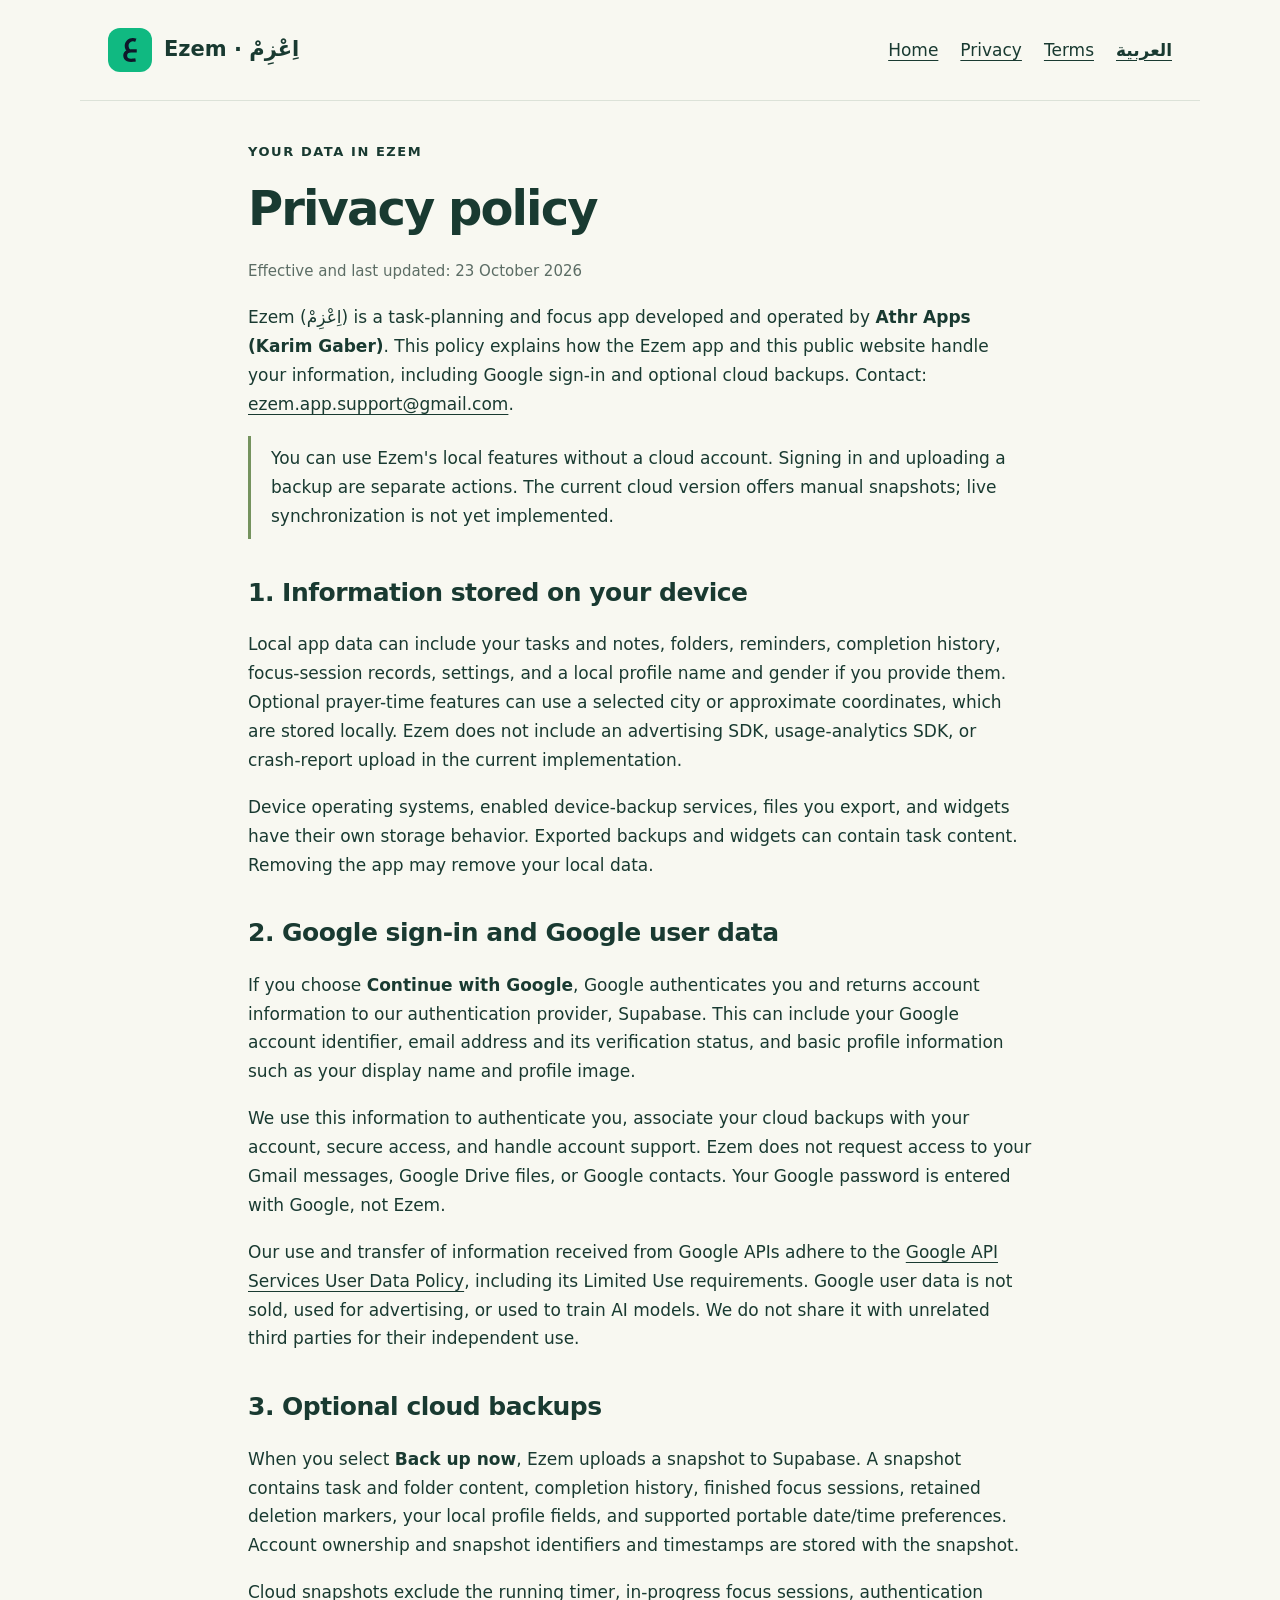
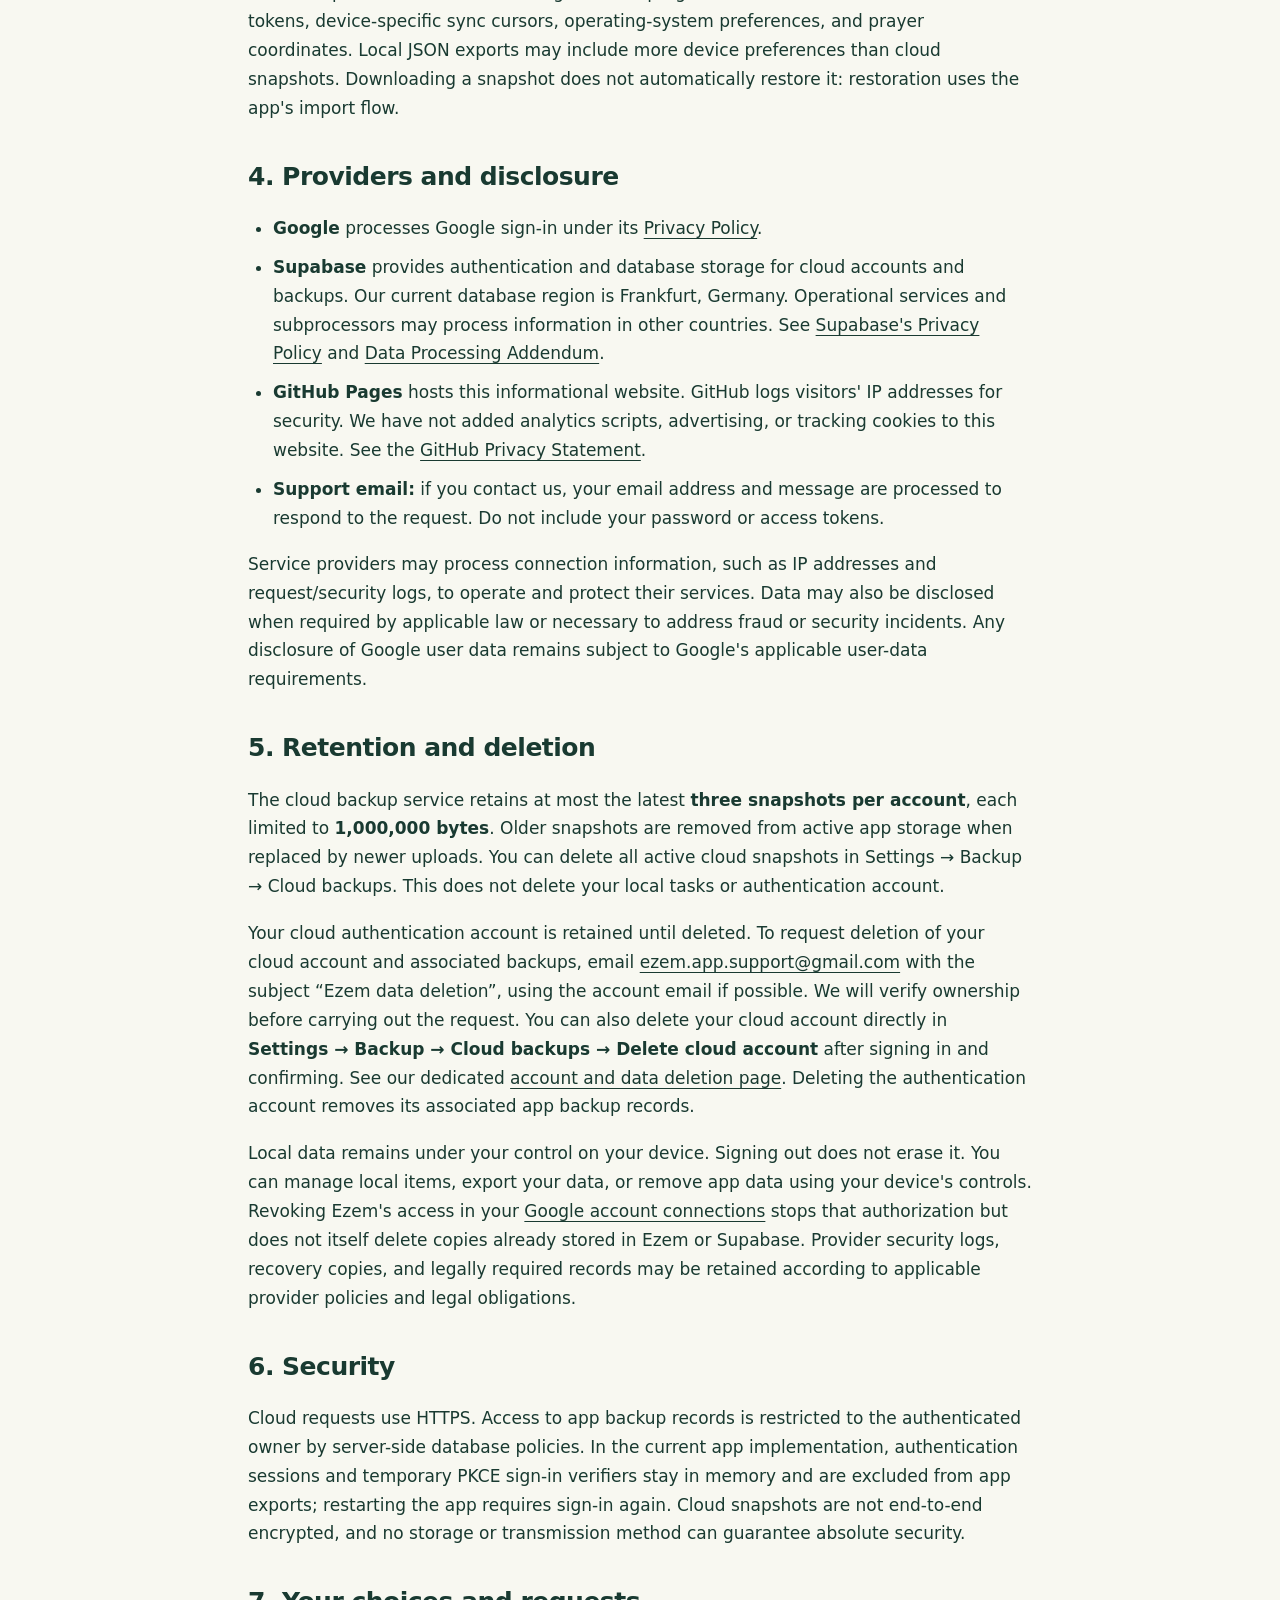
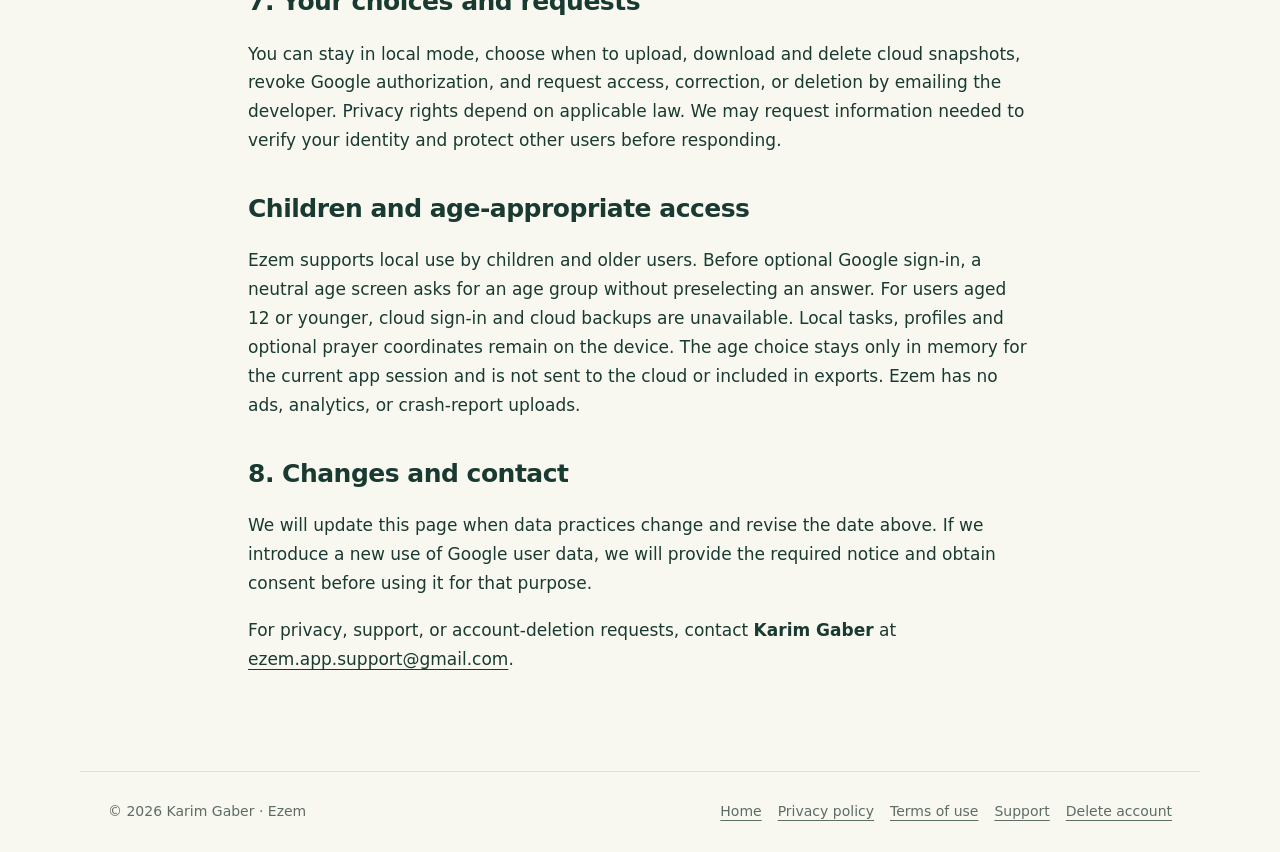
<file: privacy.html>
<!doctype html>
<html lang="en"><head><meta charset="utf-8"><meta name="viewport" content="width=device-width,initial-scale=1"><meta name="description" content="How Ezem handles local tasks, Google sign-in, optional cloud backups, retention, and deletion requests."><title>Ezem Privacy Policy</title><link rel="canonical" href="https://karimgaber0.github.io/Ezem-App/privacy.html"><link rel="icon" href="assets/ezem.svg" type="image/svg+xml"><link rel="stylesheet" href="style.css"><link rel="alternate" hreflang="en" href="https://karimgaber0.github.io/Ezem-App/privacy.html"><link rel="alternate" hreflang="ar" href="https://karimgaber0.github.io/Ezem-App/privacy-ar.html"><link rel="alternate" hreflang="x-default" href="https://karimgaber0.github.io/Ezem-App/privacy.html"></head>
<body><a class="skip" href="#main">Skip to content</a><header><a class="brand" href="./"><img src="assets/ezem.svg" alt=""><span>Ezem · اِعْزِمْ</span></a><nav aria-label="Main navigation"><a href="./">Home</a><a href="privacy.html">Privacy</a><a href="terms.html">Terms</a><a class="language" href="privacy-ar.html" lang="ar" dir="rtl" hreflang="ar">العربية</a></nav></header><main id="main" class="document"><p class="eyebrow">Your data in Ezem</p><h1>Privacy policy</h1><p class="quiet">Effective and last updated: 23 October 2026</p><p>Ezem (<span lang="ar">اِعْزِمْ</span>) is a task-planning and focus app developed and operated by <strong>Athr Apps (Karim Gaber)</strong>. This policy explains how the Ezem app and this public website handle your information, including Google sign-in and optional cloud backups. Contact: <a href="mailto:ezem.app.support@gmail.com">ezem.app.support@gmail.com</a>.</p>
<p class="notice">You can use Ezem's local features without a cloud account. Signing in and uploading a backup are separate actions. The current cloud version offers manual snapshots; live synchronization is not yet implemented.</p>
<h2>1. Information stored on your device</h2><p>Local app data can include your tasks and notes, folders, reminders, completion history, focus-session records, settings, and a local profile name and gender if you provide them. Optional prayer-time features can use a selected city or approximate coordinates, which are stored locally. Ezem does not include an advertising SDK, usage-analytics SDK, or crash-report upload in the current implementation.</p><p>Device operating systems, enabled device-backup services, files you export, and widgets have their own storage behavior. Exported backups and widgets can contain task content. Removing the app may remove your local data.</p>
<h2>2. Google sign-in and Google user data</h2><p>If you choose <strong>Continue with Google</strong>, Google authenticates you and returns account information to our authentication provider, Supabase. This can include your Google account identifier, email address and its verification status, and basic profile information such as your display name and profile image.</p><p>We use this information to authenticate you, associate your cloud backups with your account, secure access, and handle account support. Ezem does not request access to your Gmail messages, Google Drive files, or Google contacts. Your Google password is entered with Google, not Ezem.</p><p>Our use and transfer of information received from Google APIs adhere to the <a href="https://developers.google.com/terms/api-services-user-data-policy">Google API Services User Data Policy</a>, including its Limited Use requirements. Google user data is not sold, used for advertising, or used to train AI models. We do not share it with unrelated third parties for their independent use.</p>
<h2>3. Optional cloud backups</h2><p>When you select <strong>Back up now</strong>, Ezem uploads a snapshot to Supabase. A snapshot contains task and folder content, completion history, finished focus sessions, retained deletion markers, your local profile fields, and supported portable date/time preferences. Account ownership and snapshot identifiers and timestamps are stored with the snapshot.</p><p>Cloud snapshots exclude the running timer, in-progress focus sessions, authentication tokens, device-specific sync cursors, operating-system preferences, and prayer coordinates. Local JSON exports may include more device preferences than cloud snapshots. Downloading a snapshot does not automatically restore it: restoration uses the app's import flow.</p>
<h2>4. Providers and disclosure</h2><ul><li><strong>Google</strong> processes Google sign-in under its <a href="https://policies.google.com/privacy">Privacy Policy</a>.</li><li><strong>Supabase</strong> provides authentication and database storage for cloud accounts and backups. Our current database region is Frankfurt, Germany. Operational services and subprocessors may process information in other countries. See <a href="https://supabase.com/privacy">Supabase's Privacy Policy</a> and <a href="https://supabase.com/legal/dpa">Data Processing Addendum</a>.</li><li><strong>GitHub Pages</strong> hosts this informational website. GitHub logs visitors' IP addresses for security. We have not added analytics scripts, advertising, or tracking cookies to this website. See the <a href="https://docs.github.com/en/site-policy/privacy-policies/github-general-privacy-statement">GitHub Privacy Statement</a>.</li><li><strong>Support email:</strong> if you contact us, your email address and message are processed to respond to the request. Do not include your password or access tokens.</li></ul><p>Service providers may process connection information, such as IP addresses and request/security logs, to operate and protect their services. Data may also be disclosed when required by applicable law or necessary to address fraud or security incidents. Any disclosure of Google user data remains subject to Google's applicable user-data requirements.</p>
<h2>5. Retention and deletion</h2><p>The cloud backup service retains at most the latest <strong>three snapshots per account</strong>, each limited to <strong>1,000,000 bytes</strong>. Older snapshots are removed from active app storage when replaced by newer uploads. You can delete all active cloud snapshots in Settings → Backup → Cloud backups. This does not delete your local tasks or authentication account.</p><p>Your cloud authentication account is retained until deleted. To request deletion of your cloud account and associated backups, email <a href="mailto:ezem.app.support@gmail.com?subject=Ezem%20data%20deletion">ezem.app.support@gmail.com</a> with the subject “Ezem data deletion”, using the account email if possible. We will verify ownership before carrying out the request. You can also delete your cloud account directly in <strong>Settings → Backup → Cloud backups → Delete cloud account</strong> after signing in and confirming. See our dedicated <a href="delete-account.html">account and data deletion page</a>. Deleting the authentication account removes its associated app backup records.</p><p>Local data remains under your control on your device. Signing out does not erase it. You can manage local items, export your data, or remove app data using your device's controls. Revoking Ezem's access in your <a href="https://myaccount.google.com/connections">Google account connections</a> stops that authorization but does not itself delete copies already stored in Ezem or Supabase. Provider security logs, recovery copies, and legally required records may be retained according to applicable provider policies and legal obligations.</p>
<h2>6. Security</h2><p>Cloud requests use HTTPS. Access to app backup records is restricted to the authenticated owner by server-side database policies. In the current app implementation, authentication sessions and temporary PKCE sign-in verifiers stay in memory and are excluded from app exports; restarting the app requires sign-in again. Cloud snapshots are not end-to-end encrypted, and no storage or transmission method can guarantee absolute security.</p>
<h2>7. Your choices and requests</h2><p>You can stay in local mode, choose when to upload, download and delete cloud snapshots, revoke Google authorization, and request access, correction, or deletion by emailing the developer. Privacy rights depend on applicable law. We may request information needed to verify your identity and protect other users before responding.</p>
<h2>Children and age-appropriate access</h2><p>Ezem supports local use by children and older users. Before optional Google sign-in, a neutral age screen asks for an age group without preselecting an answer. For users aged 12 or younger, cloud sign-in and cloud backups are unavailable. Local tasks, profiles and optional prayer coordinates remain on the device. The age choice stays only in memory for the current app session and is not sent to the cloud or included in exports. Ezem has no ads, analytics, or crash-report uploads.</p><h2>8. Changes and contact</h2><p>We will update this page when data practices change and revise the date above. If we introduce a new use of Google user data, we will provide the required notice and obtain consent before using it for that purpose.</p><p>For privacy, support, or account-deletion requests, contact <strong>Karim Gaber</strong> at <a href="mailto:ezem.app.support@gmail.com">ezem.app.support@gmail.com</a>.</p></main><footer><span>© 2026 Karim Gaber · Ezem</span><nav aria-label="Footer"><a href="./">Home</a><a href="privacy.html">Privacy policy</a><a href="terms.html">Terms of use</a><a href="mailto:ezem.app.support@gmail.com">Support</a><a href="delete-account.html">Delete account</a></nav></footer></body></html>
</file>
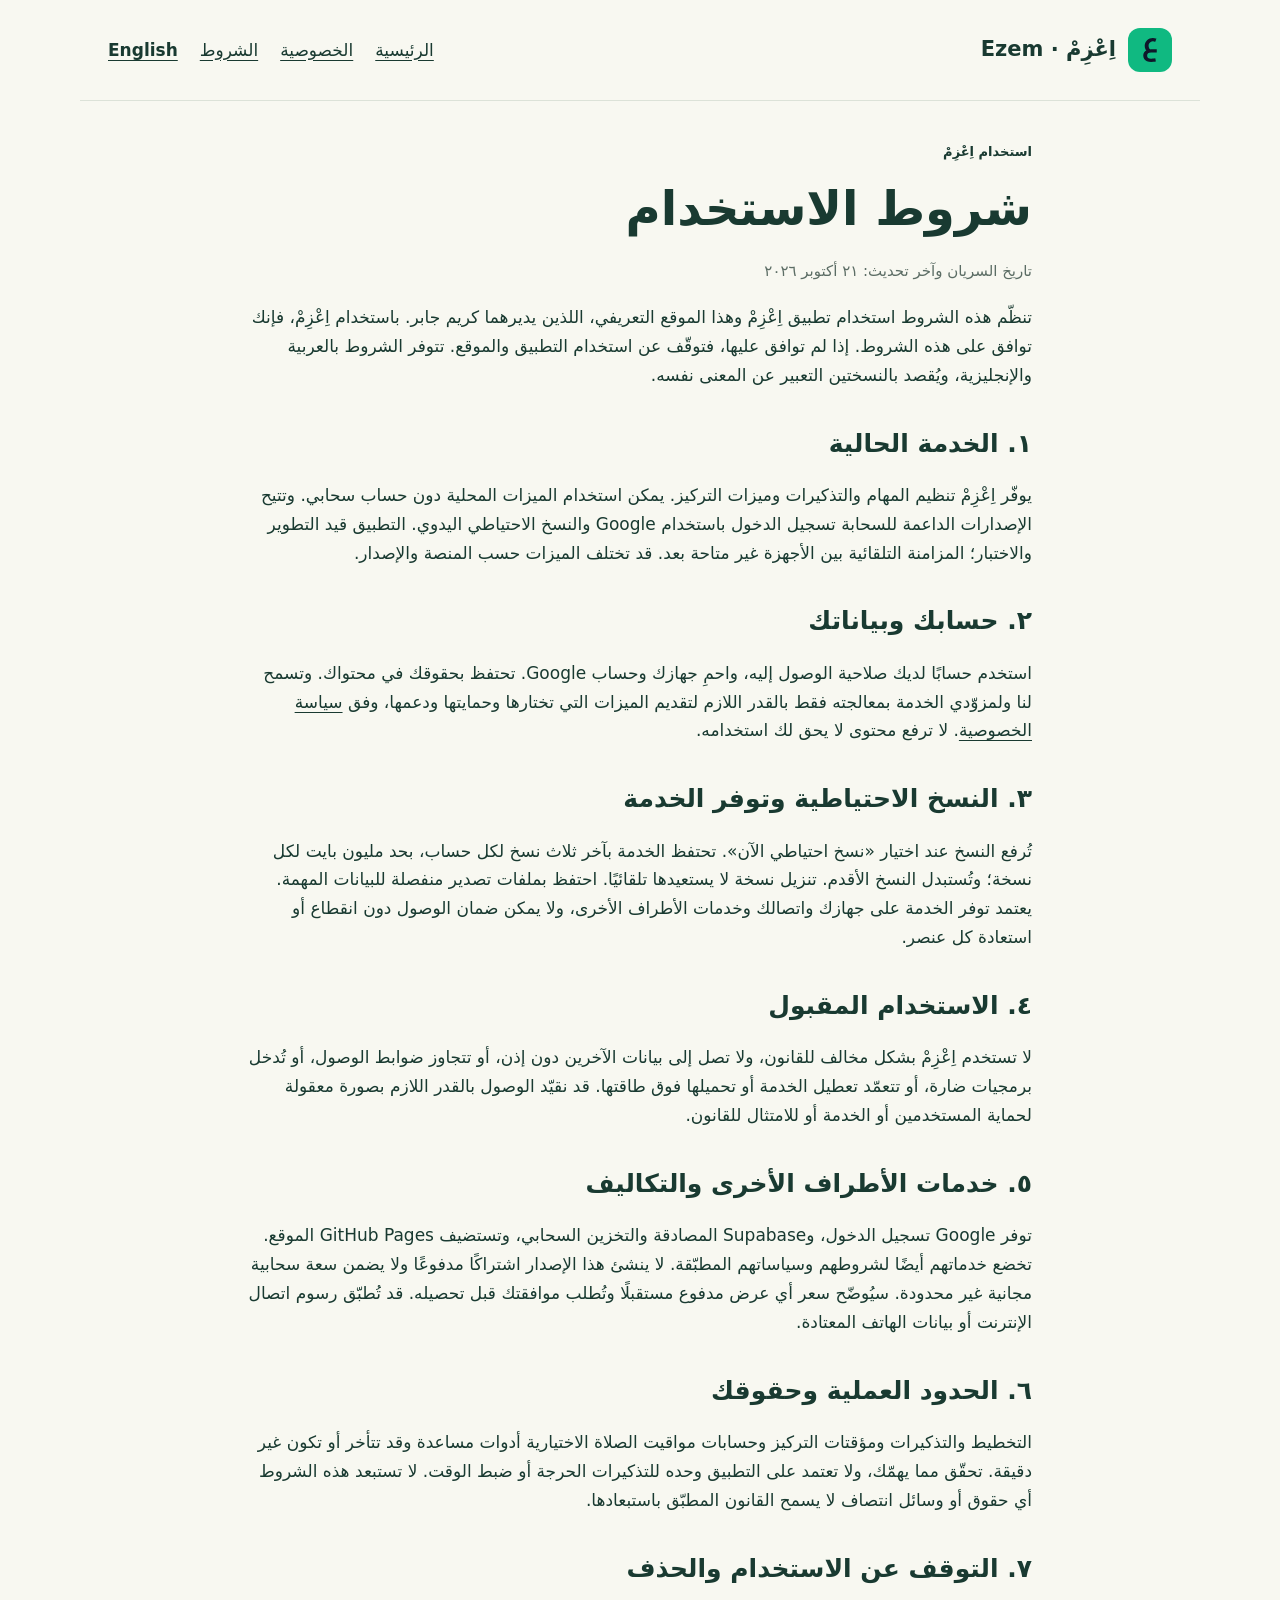
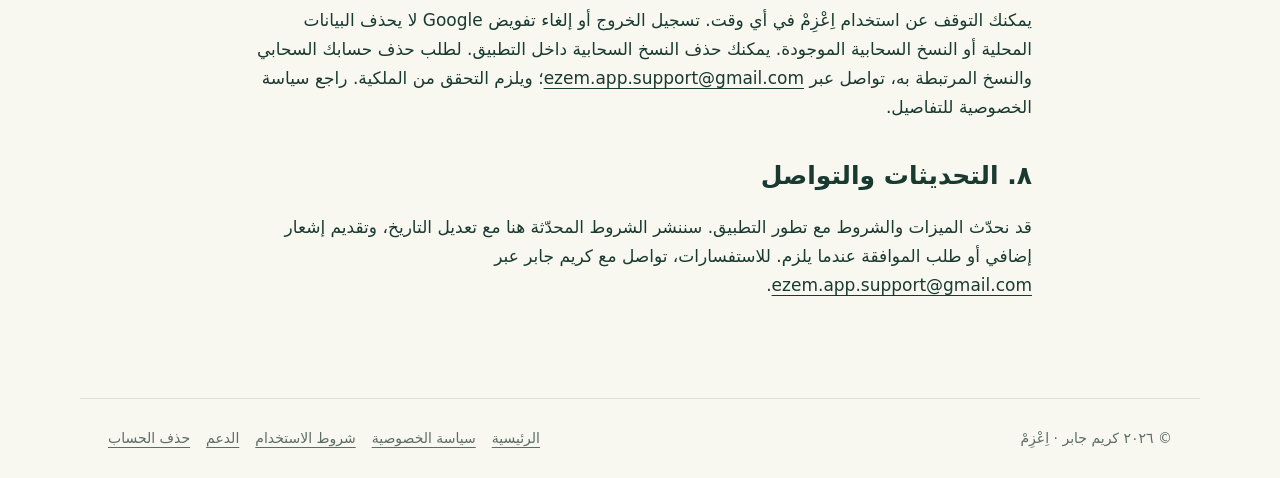
<file: terms-ar.html>
<!doctype html><html lang="ar" dir="rtl"><head><meta charset="utf-8"><meta name="viewport" content="width=device-width,initial-scale=1"><meta name="description" content="اِعْزِمْ — شروط الاستخدام"><title>اِعْزِمْ — شروط الاستخدام</title><link rel="canonical" href="https://karimgaber0.github.io/Ezem-App/terms-ar.html"><link rel="icon" href="assets/ezem.svg" type="image/svg+xml"><link rel="stylesheet" href="style.css"><link rel="alternate" hreflang="en" href="https://karimgaber0.github.io/Ezem-App/terms.html"><link rel="alternate" hreflang="ar" href="https://karimgaber0.github.io/Ezem-App/terms-ar.html"><link rel="alternate" hreflang="x-default" href="https://karimgaber0.github.io/Ezem-App/terms.html"></head><body><a class="skip" href="#main">انتقل إلى المحتوى</a><header><a class="brand" href="index-ar.html"><img src="assets/ezem.svg" alt=""><span>اِعْزِمْ · Ezem</span></a><nav aria-label="التنقل الرئيسي"><a href="index-ar.html">الرئيسية</a><a href="privacy-ar.html">الخصوصية</a><a href="terms-ar.html">الشروط</a><a class="language" href="terms.html" lang="en" dir="ltr" hreflang="en">English</a></nav></header><main id="main" class="document" dir="rtl"><p class="eyebrow">استخدام اِعْزِمْ</p><h1>شروط الاستخدام</h1><p class="quiet">تاريخ السريان وآخر تحديث: ٢١ أكتوبر ٢٠٢٦</p>
<p>تنظّم هذه الشروط استخدام تطبيق اِعْزِمْ وهذا الموقع التعريفي، اللذين يديرهما كريم جابر. باستخدام اِعْزِمْ، فإنك توافق على هذه الشروط. إذا لم توافق عليها، فتوقّف عن استخدام التطبيق والموقع. تتوفر الشروط بالعربية والإنجليزية، ويُقصد بالنسختين التعبير عن المعنى نفسه.</p>
<h2>١. الخدمة الحالية</h2><p>يوفّر اِعْزِمْ تنظيم المهام والتذكيرات وميزات التركيز. يمكن استخدام الميزات المحلية دون حساب سحابي. وتتيح الإصدارات الداعمة للسحابة تسجيل الدخول باستخدام Google والنسخ الاحتياطي اليدوي. التطبيق قيد التطوير والاختبار؛ المزامنة التلقائية بين الأجهزة غير متاحة بعد. قد تختلف الميزات حسب المنصة والإصدار.</p>
<h2>٢. حسابك وبياناتك</h2><p>استخدم حسابًا لديك صلاحية الوصول إليه، واحمِ جهازك وحساب Google. تحتفظ بحقوقك في محتواك. وتسمح لنا ولمزوّدي الخدمة بمعالجته فقط بالقدر اللازم لتقديم الميزات التي تختارها وحمايتها ودعمها، وفق <a href="privacy-ar.html">سياسة الخصوصية</a>. لا ترفع محتوى لا يحق لك استخدامه.</p>
<h2>٣. النسخ الاحتياطية وتوفر الخدمة</h2><p>تُرفع النسخ عند اختيار «نسخ احتياطي الآن». تحتفظ الخدمة بآخر ثلاث نسخ لكل حساب، بحد مليون بايت لكل نسخة؛ وتُستبدل النسخ الأقدم. تنزيل نسخة لا يستعيدها تلقائيًا. احتفظ بملفات تصدير منفصلة للبيانات المهمة. يعتمد توفر الخدمة على جهازك واتصالك وخدمات الأطراف الأخرى، ولا يمكن ضمان الوصول دون انقطاع أو استعادة كل عنصر.</p>
<h2>٤. الاستخدام المقبول</h2><p>لا تستخدم اِعْزِمْ بشكل مخالف للقانون، ولا تصل إلى بيانات الآخرين دون إذن، أو تتجاوز ضوابط الوصول، أو تُدخل برمجيات ضارة، أو تتعمّد تعطيل الخدمة أو تحميلها فوق طاقتها. قد نقيّد الوصول بالقدر اللازم بصورة معقولة لحماية المستخدمين أو الخدمة أو للامتثال للقانون.</p>
<h2>٥. خدمات الأطراف الأخرى والتكاليف</h2><p>توفر Google تسجيل الدخول، وSupabase المصادقة والتخزين السحابي، وتستضيف GitHub Pages الموقع. تخضع خدماتهم أيضًا لشروطهم وسياساتهم المطبّقة. لا ينشئ هذا الإصدار اشتراكًا مدفوعًا ولا يضمن سعة سحابية مجانية غير محدودة. سيُوضّح سعر أي عرض مدفوع مستقبلًا وتُطلب موافقتك قبل تحصيله. قد تُطبّق رسوم اتصال الإنترنت أو بيانات الهاتف المعتادة.</p>
<h2>٦. الحدود العملية وحقوقك</h2><p>التخطيط والتذكيرات ومؤقتات التركيز وحسابات مواقيت الصلاة الاختيارية أدوات مساعدة وقد تتأخر أو تكون غير دقيقة. تحقّق مما يهمّك، ولا تعتمد على التطبيق وحده للتذكيرات الحرجة أو ضبط الوقت. لا تستبعد هذه الشروط أي حقوق أو وسائل انتصاف لا يسمح القانون المطبّق باستبعادها.</p>
<h2>٧. التوقف عن الاستخدام والحذف</h2><p>يمكنك التوقف عن استخدام اِعْزِمْ في أي وقت. تسجيل الخروج أو إلغاء تفويض Google لا يحذف البيانات المحلية أو النسخ السحابية الموجودة. يمكنك حذف النسخ السحابية داخل التطبيق. لطلب حذف حسابك السحابي والنسخ المرتبطة به، تواصل عبر <a href="mailto:ezem.app.support@gmail.com?subject=Ezem%20data%20deletion" dir="ltr">ezem.app.support@gmail.com</a>؛ ويلزم التحقق من الملكية. راجع سياسة الخصوصية للتفاصيل.</p>
<h2>٨. التحديثات والتواصل</h2><p>قد نحدّث الميزات والشروط مع تطور التطبيق. سننشر الشروط المحدّثة هنا مع تعديل التاريخ، وتقديم إشعار إضافي أو طلب الموافقة عندما يلزم. للاستفسارات، تواصل مع كريم جابر عبر <a href="mailto:ezem.app.support@gmail.com" dir="ltr">ezem.app.support@gmail.com</a>.</p></main><footer><span>© ٢٠٢٦ كريم جابر · اِعْزِمْ</span><nav aria-label="تذييل الصفحة"><a href="index-ar.html">الرئيسية</a><a href="privacy-ar.html">سياسة الخصوصية</a><a href="terms-ar.html">شروط الاستخدام</a><a href="mailto:ezem.app.support@gmail.com">الدعم</a><a href="delete-account-ar.html">حذف الحساب</a></nav></footer></body></html>
</file>
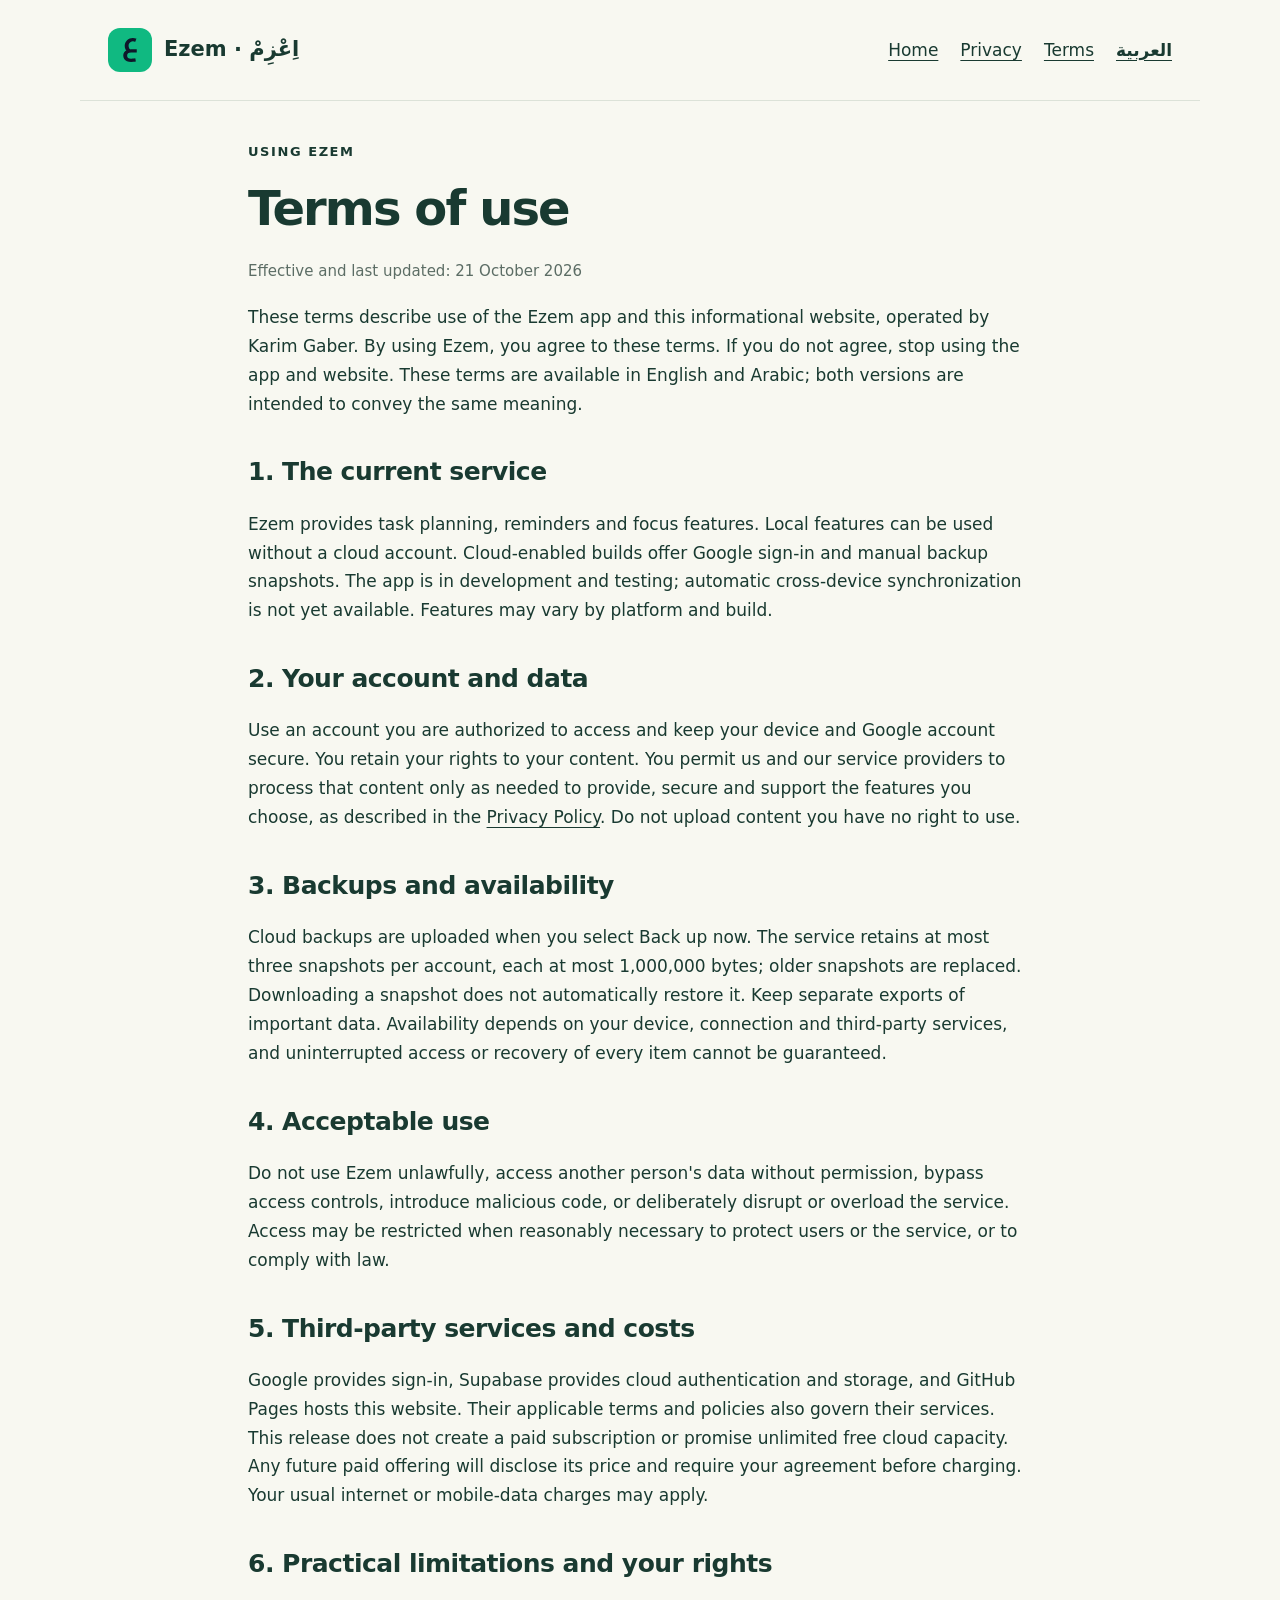
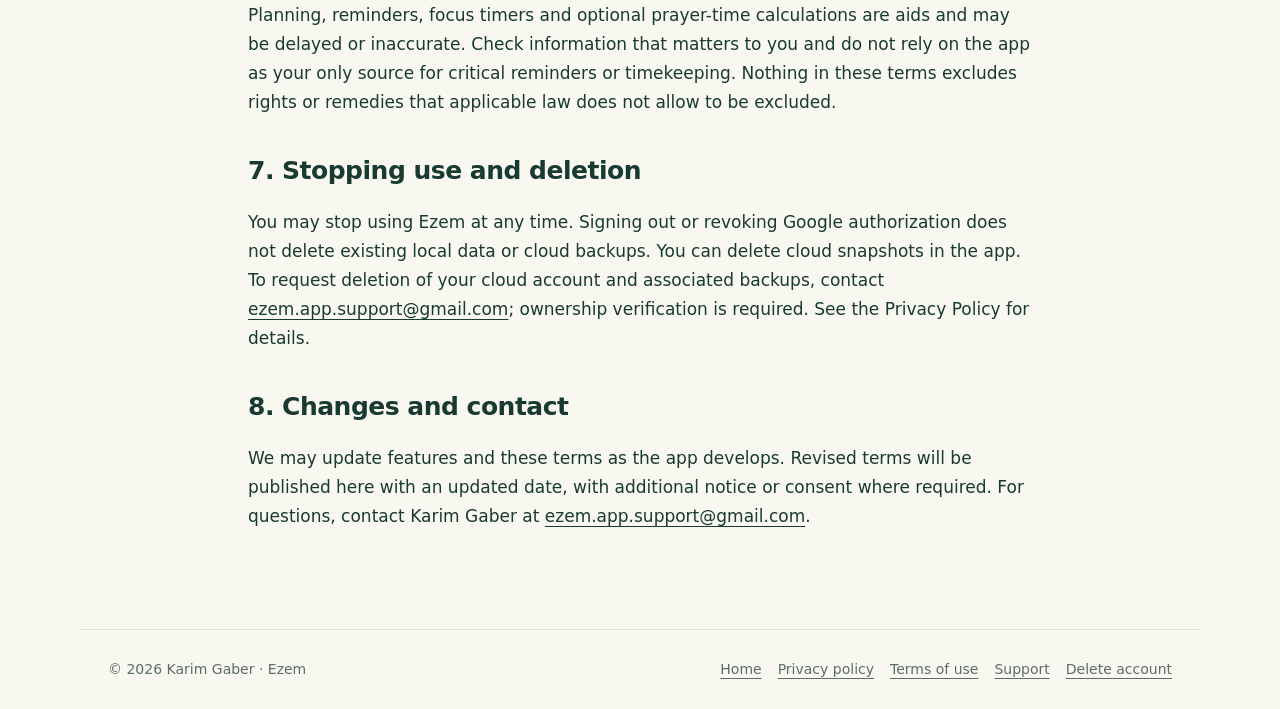
<file: terms.html>
<!doctype html><html lang="en"><head><meta charset="utf-8"><meta name="viewport" content="width=device-width,initial-scale=1"><meta name="description" content="Ezem — Terms of use"><title>Ezem — Terms of use</title><link rel="canonical" href="https://karimgaber0.github.io/Ezem-App/terms.html"><link rel="icon" href="assets/ezem.svg" type="image/svg+xml"><link rel="stylesheet" href="style.css"><link rel="alternate" hreflang="en" href="https://karimgaber0.github.io/Ezem-App/terms.html"><link rel="alternate" hreflang="ar" href="https://karimgaber0.github.io/Ezem-App/terms-ar.html"><link rel="alternate" hreflang="x-default" href="https://karimgaber0.github.io/Ezem-App/terms.html"></head><body><a class="skip" href="#main">Skip to content</a><header><a class="brand" href="./"><img src="assets/ezem.svg" alt=""><span>Ezem · اِعْزِمْ</span></a><nav aria-label="Main navigation"><a href="./">Home</a><a href="privacy.html">Privacy</a><a href="terms.html">Terms</a><a class="language" href="terms-ar.html" lang="ar" dir="rtl" hreflang="ar">العربية</a></nav></header><main id="main" class="document"><p class="eyebrow">Using Ezem</p><h1>Terms of use</h1><p class="quiet">Effective and last updated: 21 October 2026</p>
<p>These terms describe use of the Ezem app and this informational website, operated by Karim Gaber. By using Ezem, you agree to these terms. If you do not agree, stop using the app and website. These terms are available in English and Arabic; both versions are intended to convey the same meaning.</p>
<h2>1. The current service</h2><p>Ezem provides task planning, reminders and focus features. Local features can be used without a cloud account. Cloud-enabled builds offer Google sign-in and manual backup snapshots. The app is in development and testing; automatic cross-device synchronization is not yet available. Features may vary by platform and build.</p>
<h2>2. Your account and data</h2><p>Use an account you are authorized to access and keep your device and Google account secure. You retain your rights to your content. You permit us and our service providers to process that content only as needed to provide, secure and support the features you choose, as described in the <a href="privacy.html">Privacy Policy</a>. Do not upload content you have no right to use.</p>
<h2>3. Backups and availability</h2><p>Cloud backups are uploaded when you select Back up now. The service retains at most three snapshots per account, each at most 1,000,000 bytes; older snapshots are replaced. Downloading a snapshot does not automatically restore it. Keep separate exports of important data. Availability depends on your device, connection and third-party services, and uninterrupted access or recovery of every item cannot be guaranteed.</p>
<h2>4. Acceptable use</h2><p>Do not use Ezem unlawfully, access another person's data without permission, bypass access controls, introduce malicious code, or deliberately disrupt or overload the service. Access may be restricted when reasonably necessary to protect users or the service, or to comply with law.</p>
<h2>5. Third-party services and costs</h2><p>Google provides sign-in, Supabase provides cloud authentication and storage, and GitHub Pages hosts this website. Their applicable terms and policies also govern their services. This release does not create a paid subscription or promise unlimited free cloud capacity. Any future paid offering will disclose its price and require your agreement before charging. Your usual internet or mobile-data charges may apply.</p>
<h2>6. Practical limitations and your rights</h2><p>Planning, reminders, focus timers and optional prayer-time calculations are aids and may be delayed or inaccurate. Check information that matters to you and do not rely on the app as your only source for critical reminders or timekeeping. Nothing in these terms excludes rights or remedies that applicable law does not allow to be excluded.</p>
<h2>7. Stopping use and deletion</h2><p>You may stop using Ezem at any time. Signing out or revoking Google authorization does not delete existing local data or cloud backups. You can delete cloud snapshots in the app. To request deletion of your cloud account and associated backups, contact <a href="mailto:ezem.app.support@gmail.com?subject=Ezem%20data%20deletion">ezem.app.support@gmail.com</a>; ownership verification is required. See the Privacy Policy for details.</p>
<h2>8. Changes and contact</h2><p>We may update features and these terms as the app develops. Revised terms will be published here with an updated date, with additional notice or consent where required. For questions, contact Karim Gaber at <a href="mailto:ezem.app.support@gmail.com">ezem.app.support@gmail.com</a>.</p></main><footer><span>© 2026 Karim Gaber · Ezem</span><nav aria-label="Footer"><a href="./">Home</a><a href="privacy.html">Privacy policy</a><a href="terms.html">Terms of use</a><a href="mailto:ezem.app.support@gmail.com">Support</a><a href="delete-account.html">Delete account</a></nav></footer></body></html>
</file>
<file: style.css>
:root{color-scheme:light;--ink:#193a31;--muted:#5c6d65;--paper:#f8f8f1;--line:#dce2d8;--accent:#d8edb7}*{box-sizing:border-box}body{margin:0;background:var(--paper);color:var(--ink);font:17px/1.7 system-ui,-apple-system,"Segoe UI",sans-serif}a{color:inherit;text-underline-offset:4px}a:hover{color:#416c36}a:focus-visible{outline:3px solid #507b41;outline-offset:5px}header,main,footer{max-width:1120px;margin:auto;padding:28px}header{display:flex;justify-content:space-between;align-items:center;border-bottom:1px solid var(--line);gap:24px}nav{display:flex;gap:22px;flex-wrap:wrap}.brand{display:flex;gap:12px;align-items:center;text-decoration:none;font-size:21px;font-weight:750}.brand img{width:44px;height:44px;border-radius:12px}.hero{display:grid;grid-template-columns:1.25fr 1fr;gap:60px;align-items:center;padding:75px 0 65px}.eyebrow{font-size:13px;letter-spacing:.12em;text-transform:uppercase;font-weight:750}.tag{display:inline-block;background:var(--accent);border-radius:50px;padding:4px 13px;font-size:13px;font-weight:650}h1{font-size:clamp(42px,6vw,72px);line-height:1.13;letter-spacing:-.04em;margin:18px 0 24px;font-weight:650}h2{font-size:29px;line-height:1.3;font-weight:650;letter-spacing:-.02em}h3{font-size:20px}p{margin:0 0 18px}.lead{font-size:20px;max-width:610px;color:var(--muted)}.button{display:inline-block;background:var(--ink);color:#fff;text-decoration:none;padding:12px 22px;border-radius:9px}.button:hover{background:#2d5042;color:white}.quiet{color:var(--muted);font-size:15px}.app-sample{background:#fff;border:1px solid var(--line);box-shadow:0 15px 55px #193a3110;border-radius:22px;padding:30px;transform:rotate(1deg)}.sample-title{display:flex;justify-content:space-between;align-items:center;font-weight:700;border-bottom:1px solid var(--line);padding-bottom:18px}.sample-row{display:flex;align-items:center;gap:15px;padding:20px 0;border-bottom:1px solid #eef0ea}.check{width:21px;height:21px;border:1.5px solid #8eab84;border-radius:7px;flex-shrink:0}.check.done{background:var(--accent);display:grid;place-items:center;font-size:14px}.timer{display:flex;align-items:center;justify-content:space-between;background:#edf3e7;padding:17px;border-radius:12px;margin-top:24px}.timer strong{font-size:32px;line-height:1;font-variant-numeric:tabular-nums}.section{padding:44px 0;border-top:1px solid var(--line)}.features{display:grid;grid-template-columns:repeat(3,1fr);gap:36px}.features p{color:var(--muted)}.number{font-size:13px;font-weight:700;color:#6a7e61}.cloud{display:grid;grid-template-columns:1fr 1fr;gap:70px}.notice{border-left:3px solid #75935e;padding:8px 0 8px 20px}.document{max-width:840px;padding-top:40px;padding-bottom:80px}.document h1{font-size:48px}.document h2{font-size:25px;margin-top:38px}.document ul{padding-left:25px}.document li{margin-bottom:10px}.document[dir=rtl] ul{padding-right:25px;padding-left:0}.document[dir=rtl] .notice{border-left:0;border-right:3px solid #75935e;padding-right:20px}footer{border-top:1px solid var(--line);font-size:14px;color:var(--muted);display:flex;justify-content:space-between;gap:20px;flex-wrap:wrap}footer nav{gap:16px}.skip{position:absolute;top:-100px;left:20px;background:#fff;padding:12px}.skip:focus{top:8px}@media(max-width:760px){header,main,footer{padding:22px}.hero{grid-template-columns:1fr;gap:35px;padding:45px 0}.features,.cloud{grid-template-columns:1fr;gap:16px}.app-sample{transform:none}.document h1{font-size:38px}nav{gap:14px;font-size:14px}.hero h1{font-size:50px}.section{padding:32px 0}}

.language{font-weight:700}html[dir=rtl] h1,html[dir=rtl] h2{letter-spacing:normal}html[dir=rtl] .eyebrow{letter-spacing:normal}html[dir=rtl] .notice{border-left:0;border-right:3px solid #75935e;padding:8px 20px 8px 0}html[dir=rtl] .skip{left:auto;right:20px}@media(max-width:760px){header{align-items:flex-start;flex-wrap:wrap}header nav{width:100%}.app-sample{padding:22px}.timer{gap:12px}}
</file>
